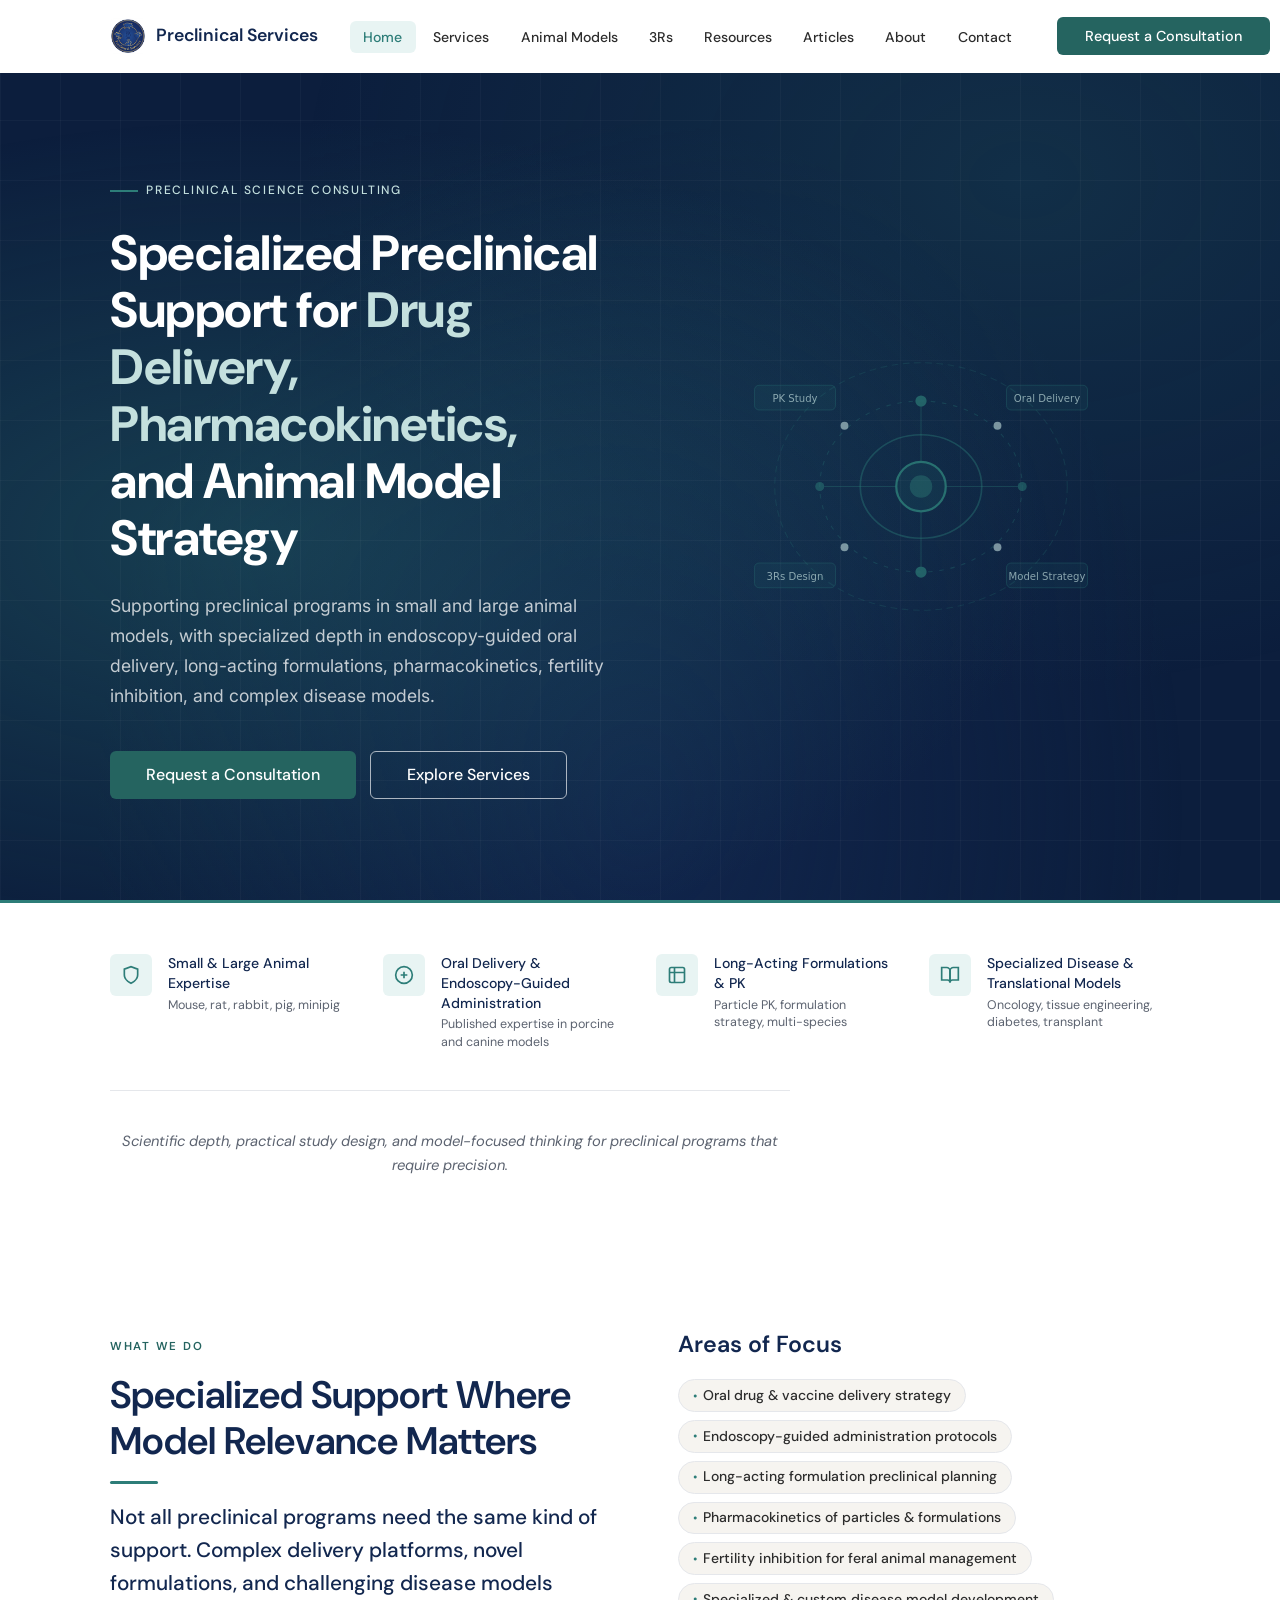
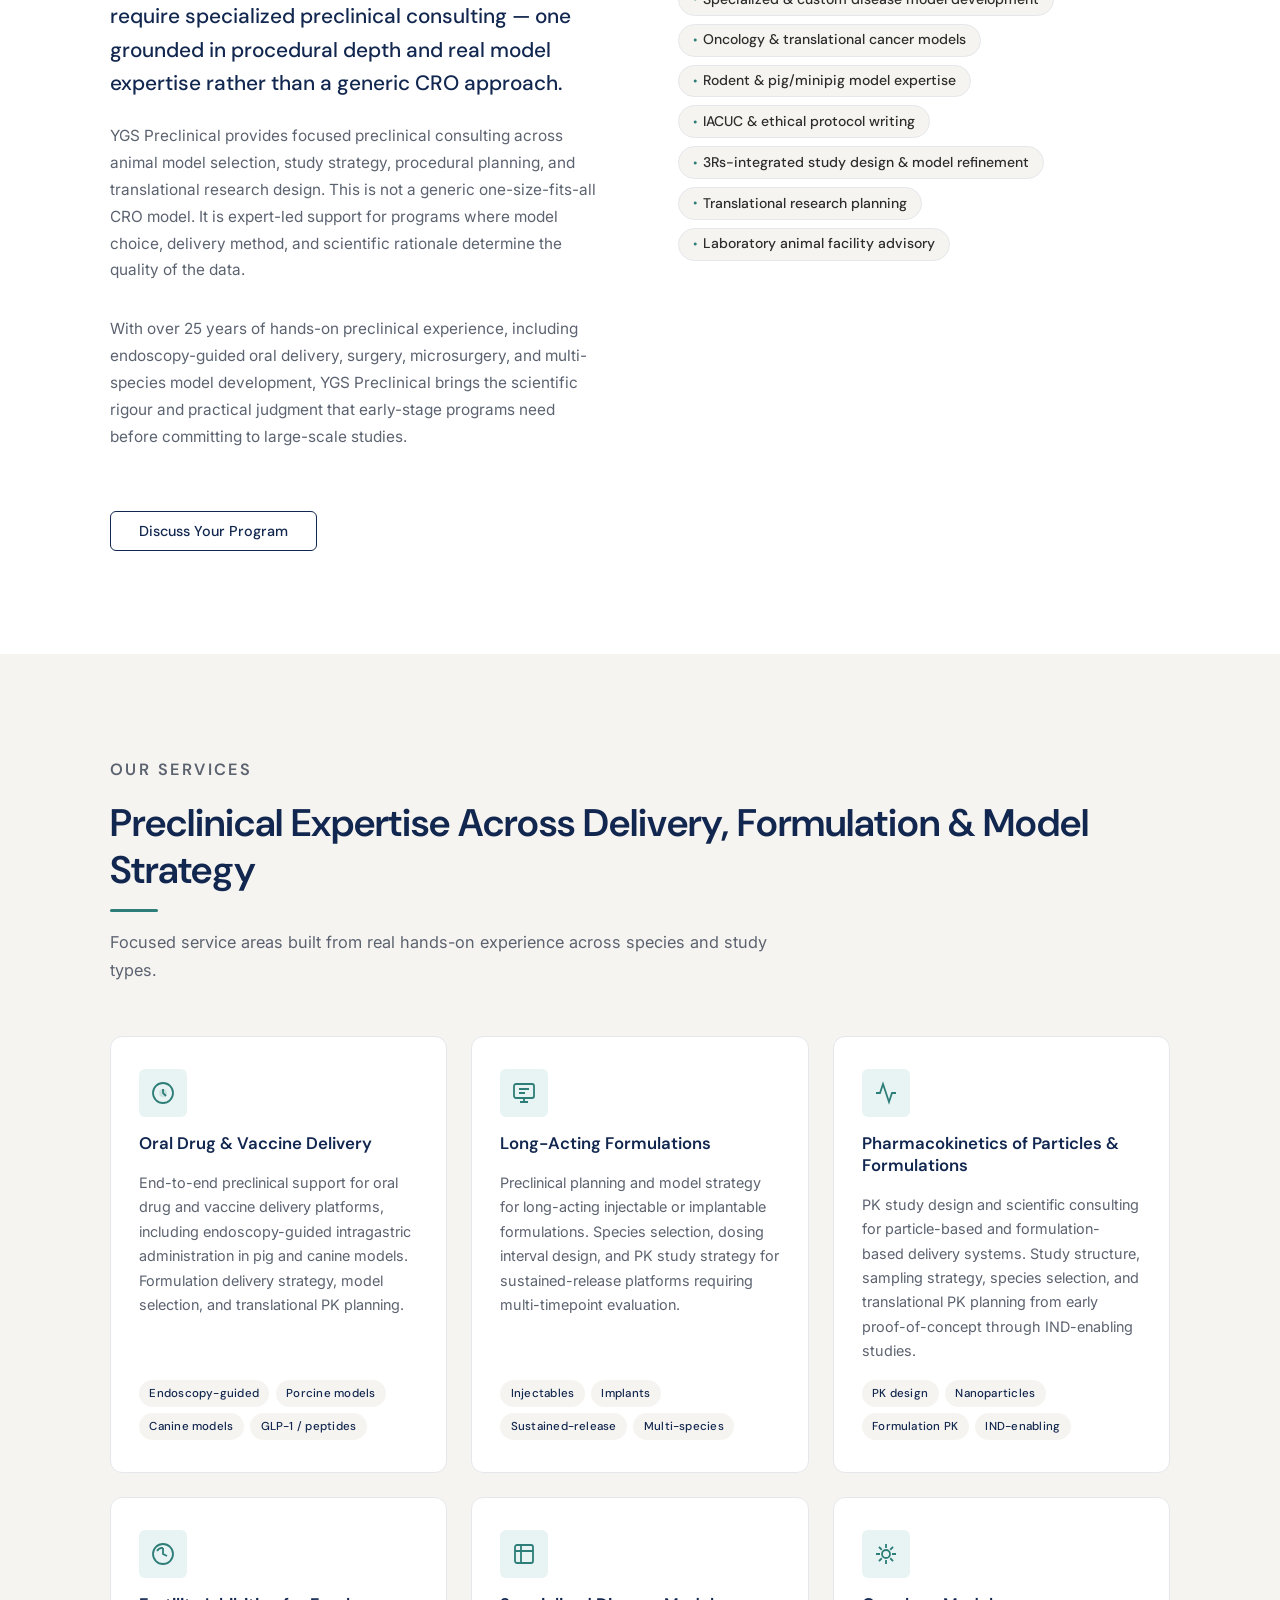
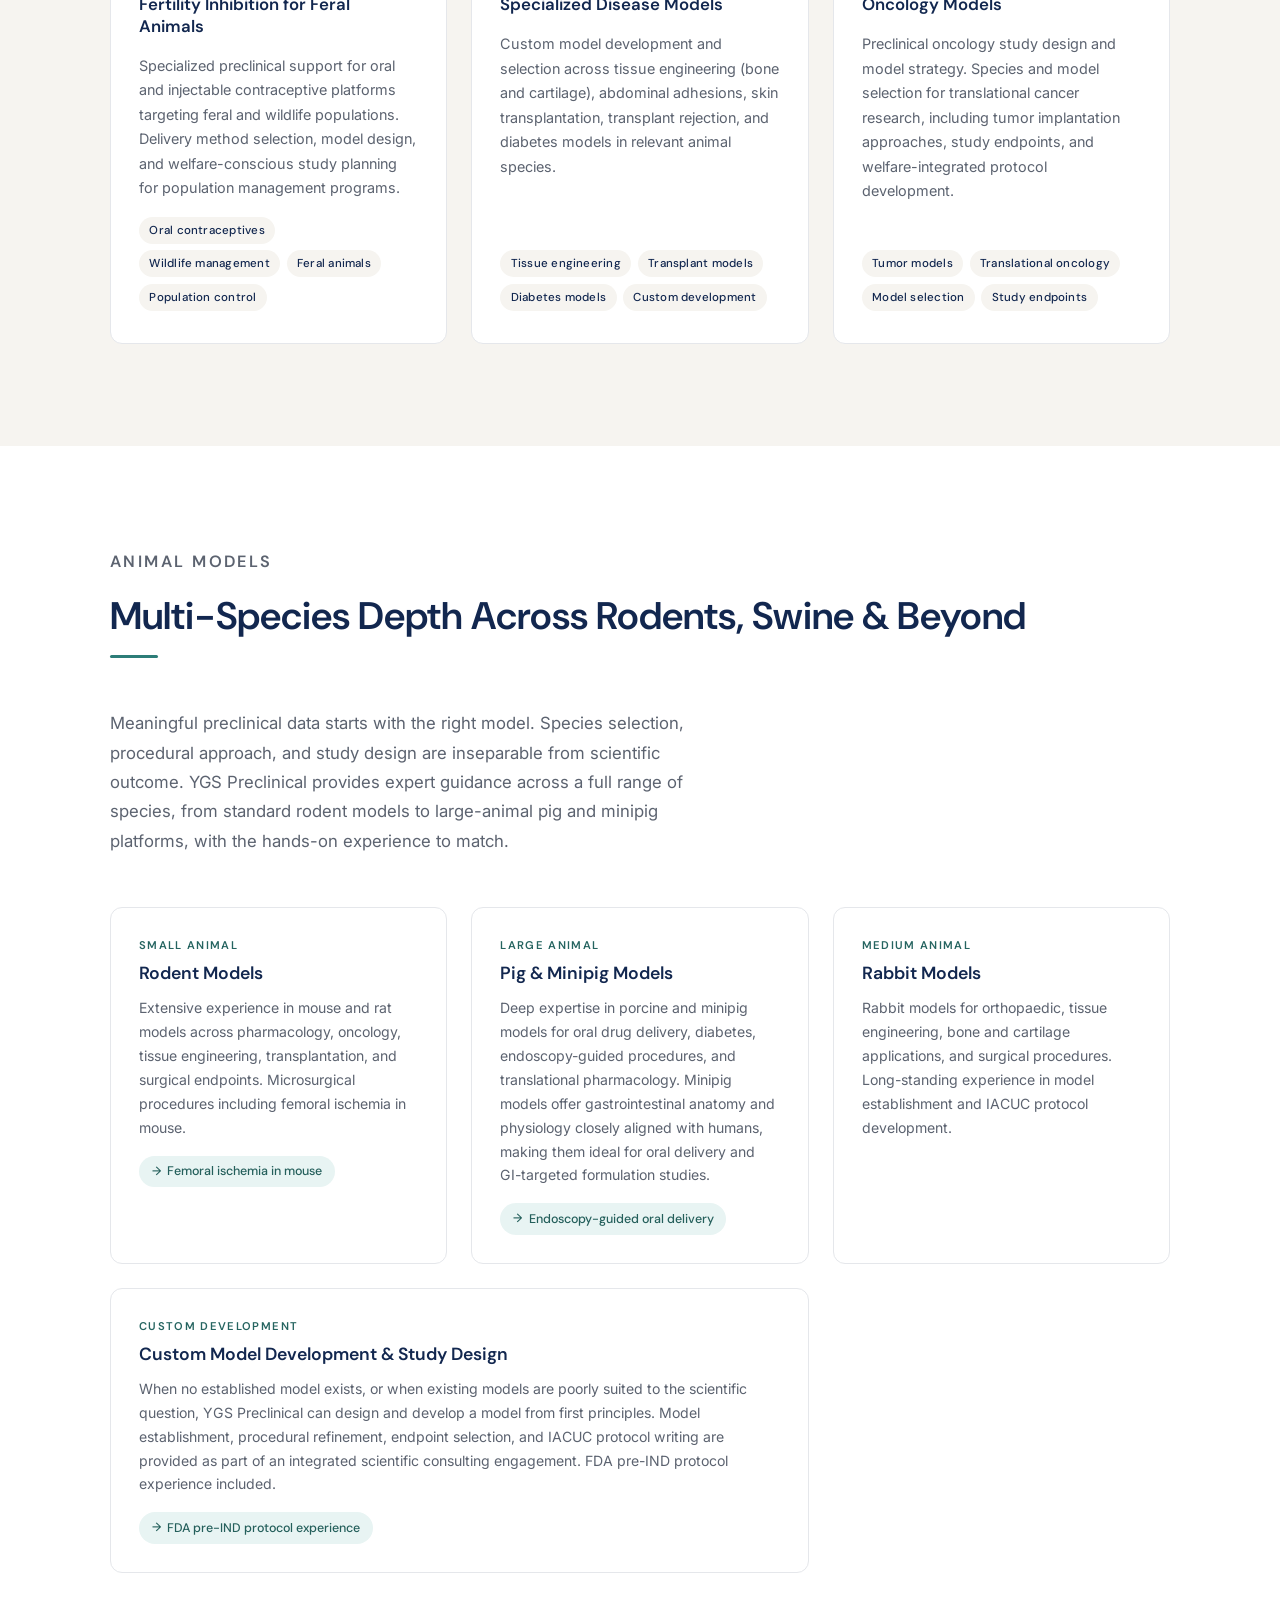
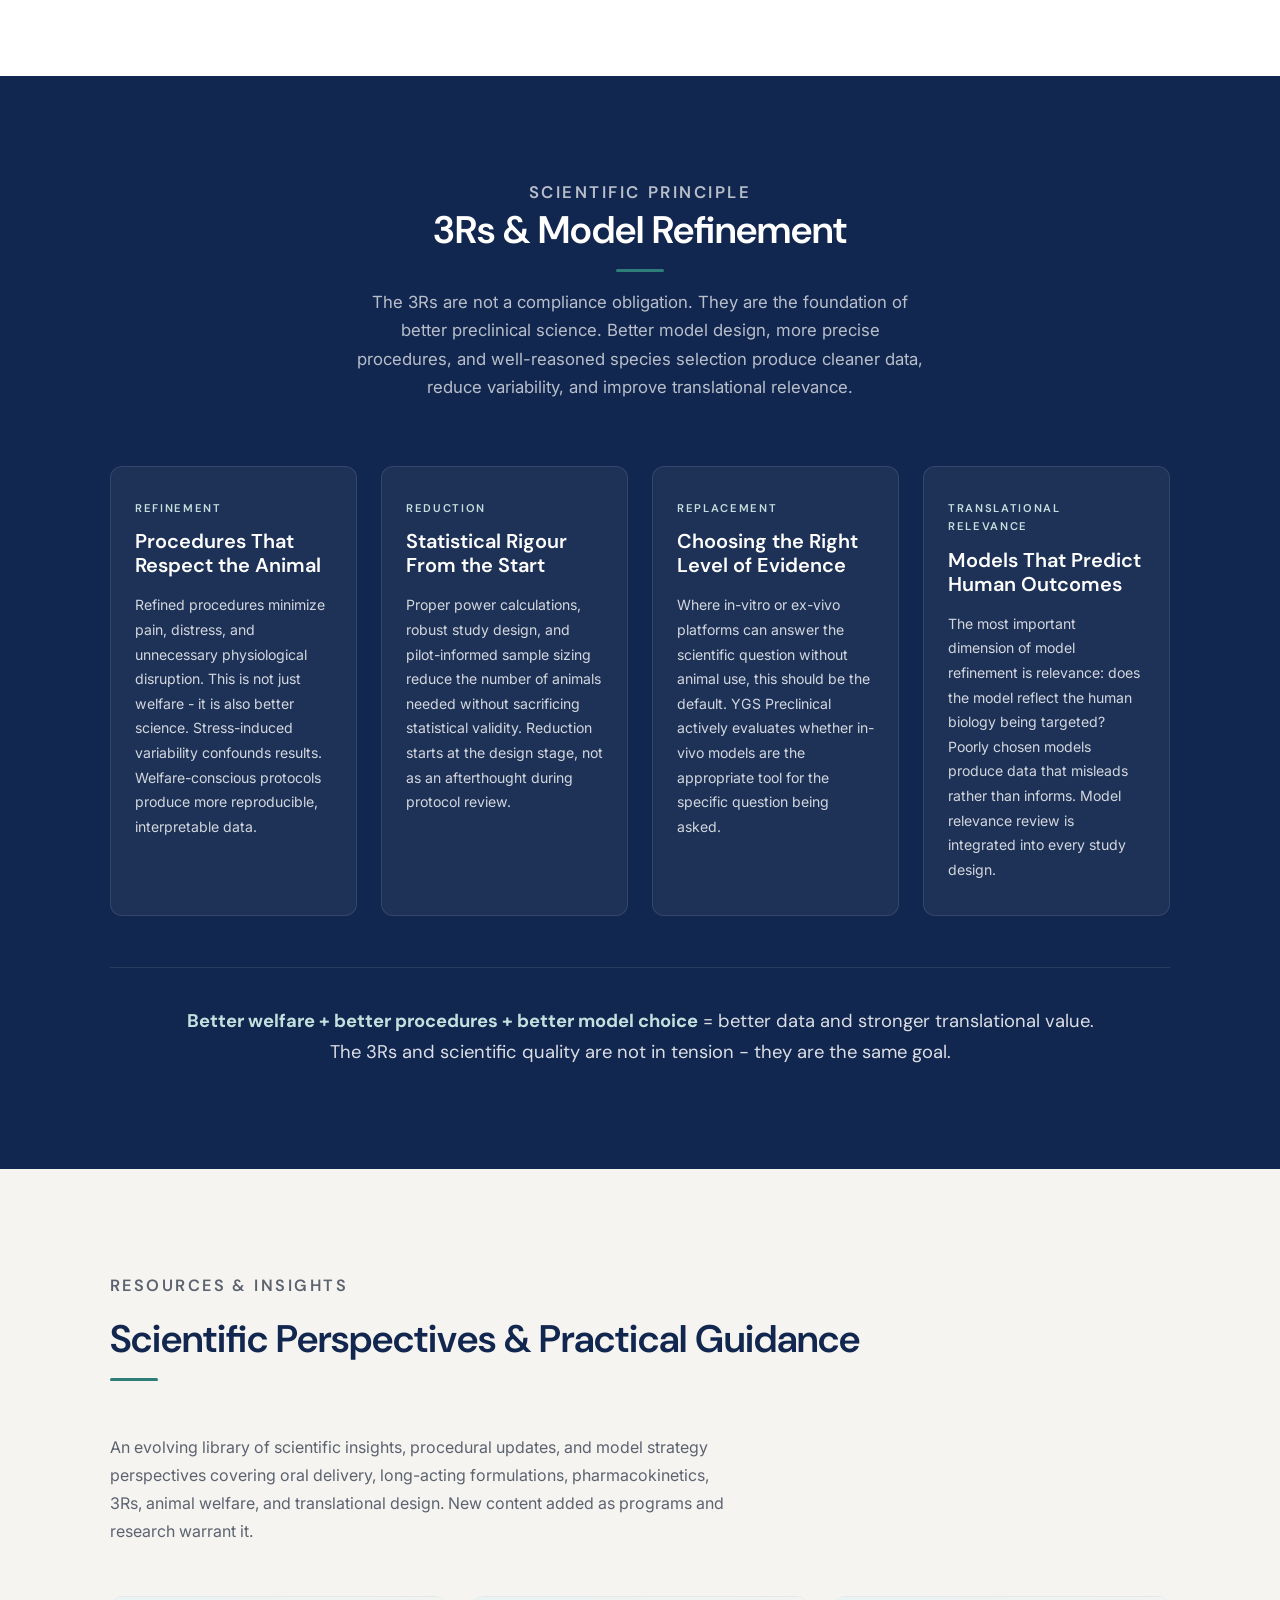
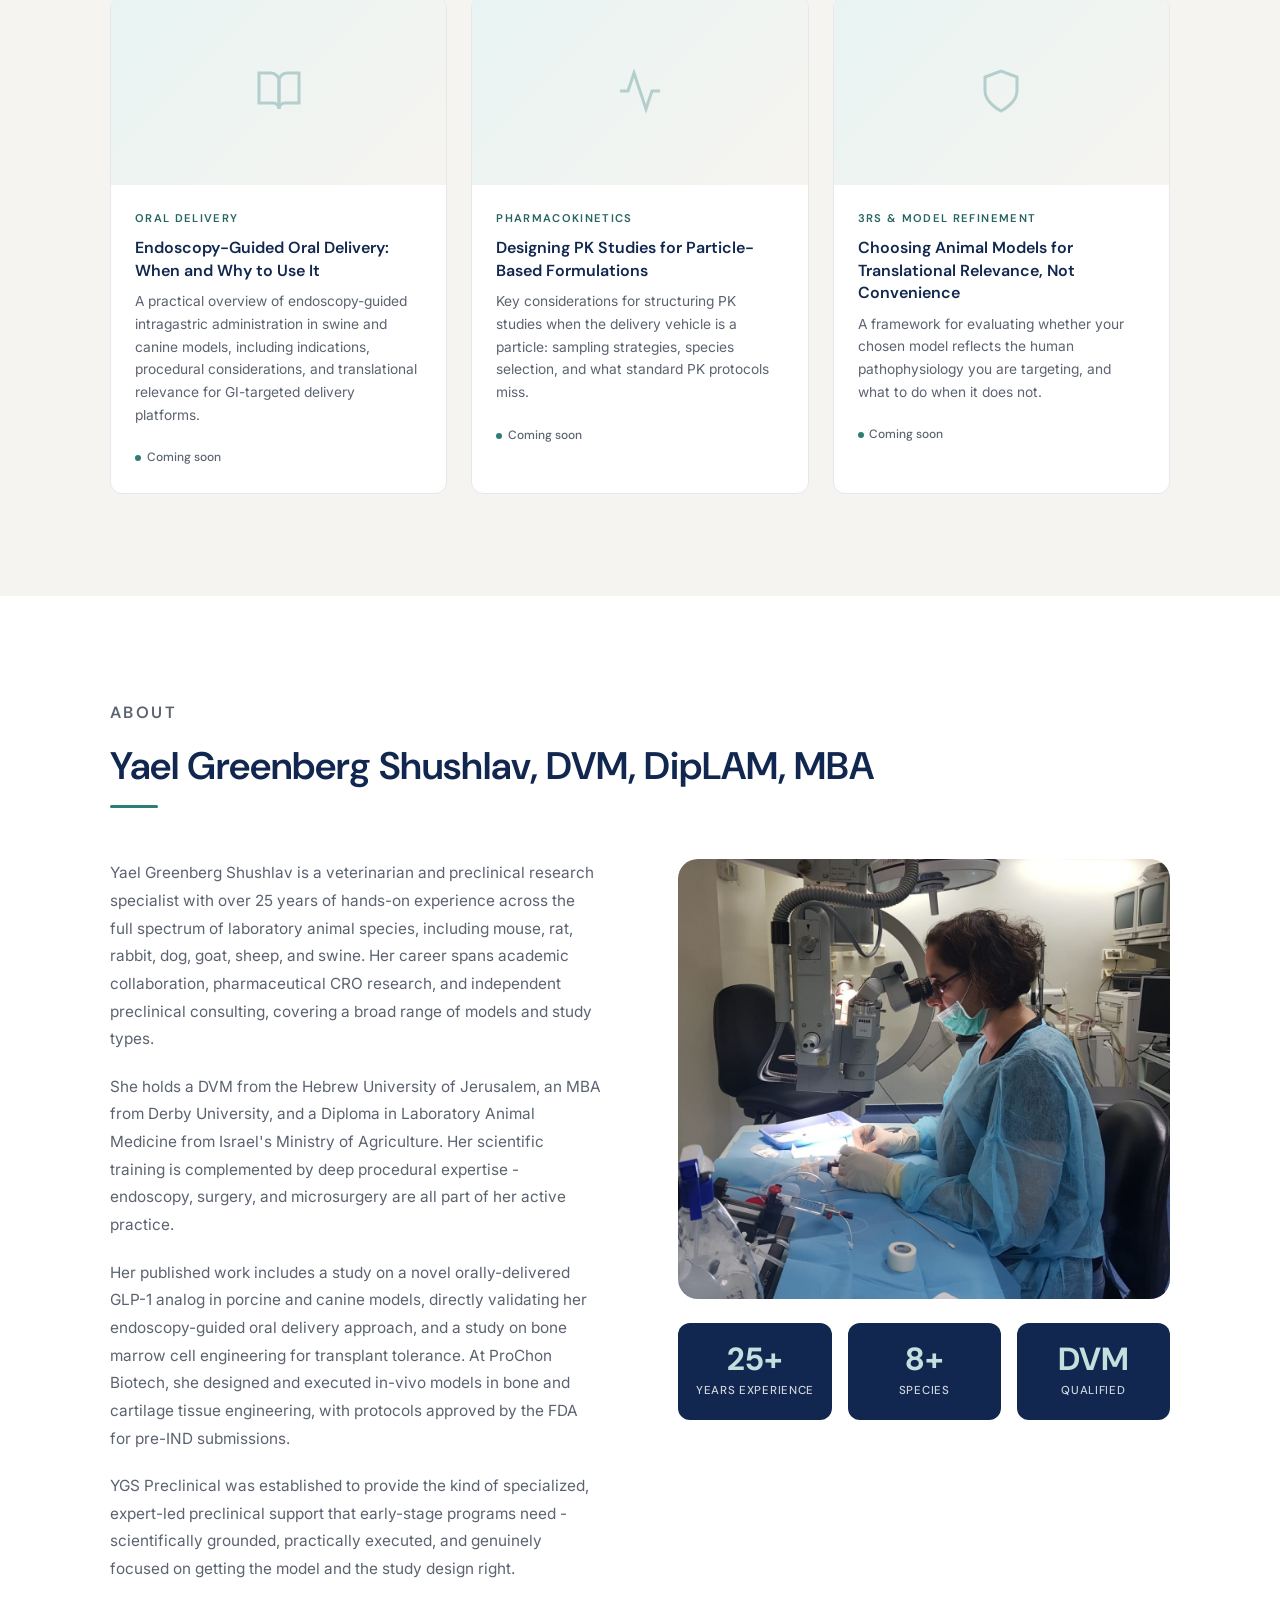
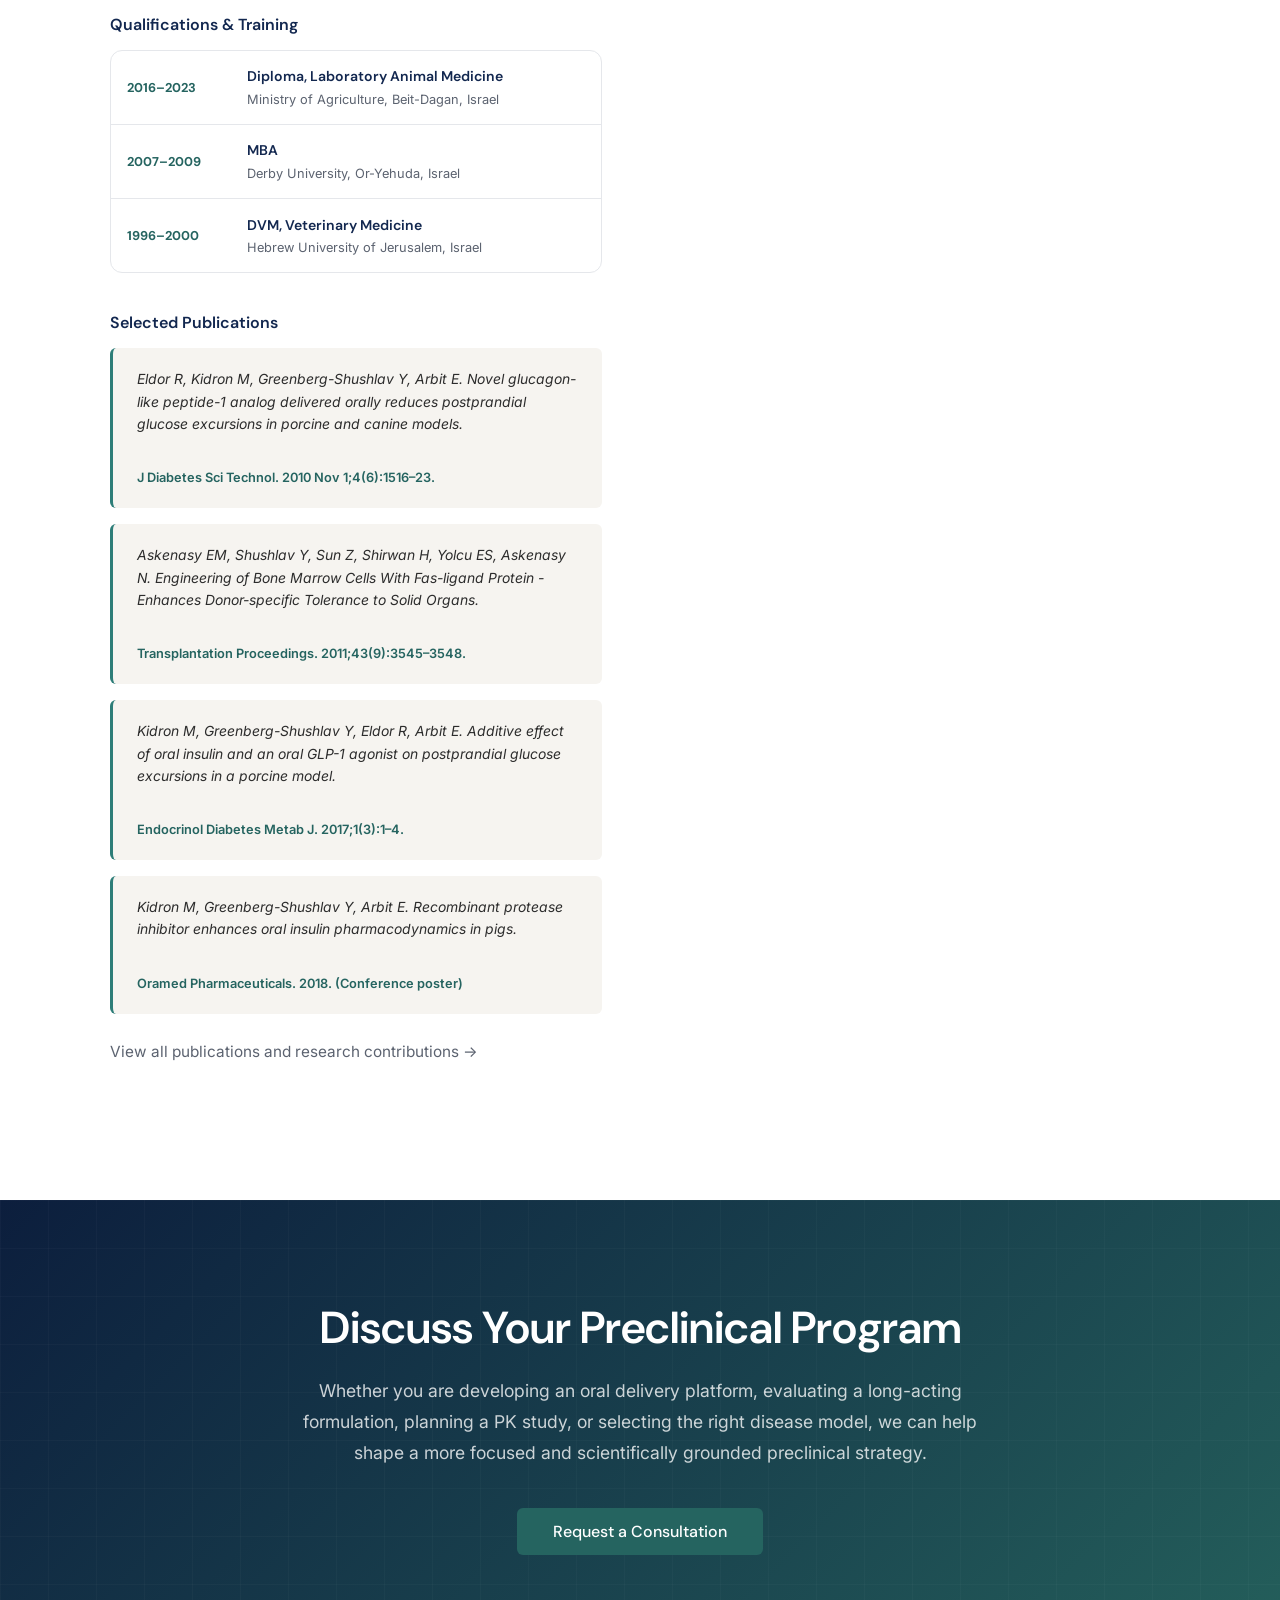
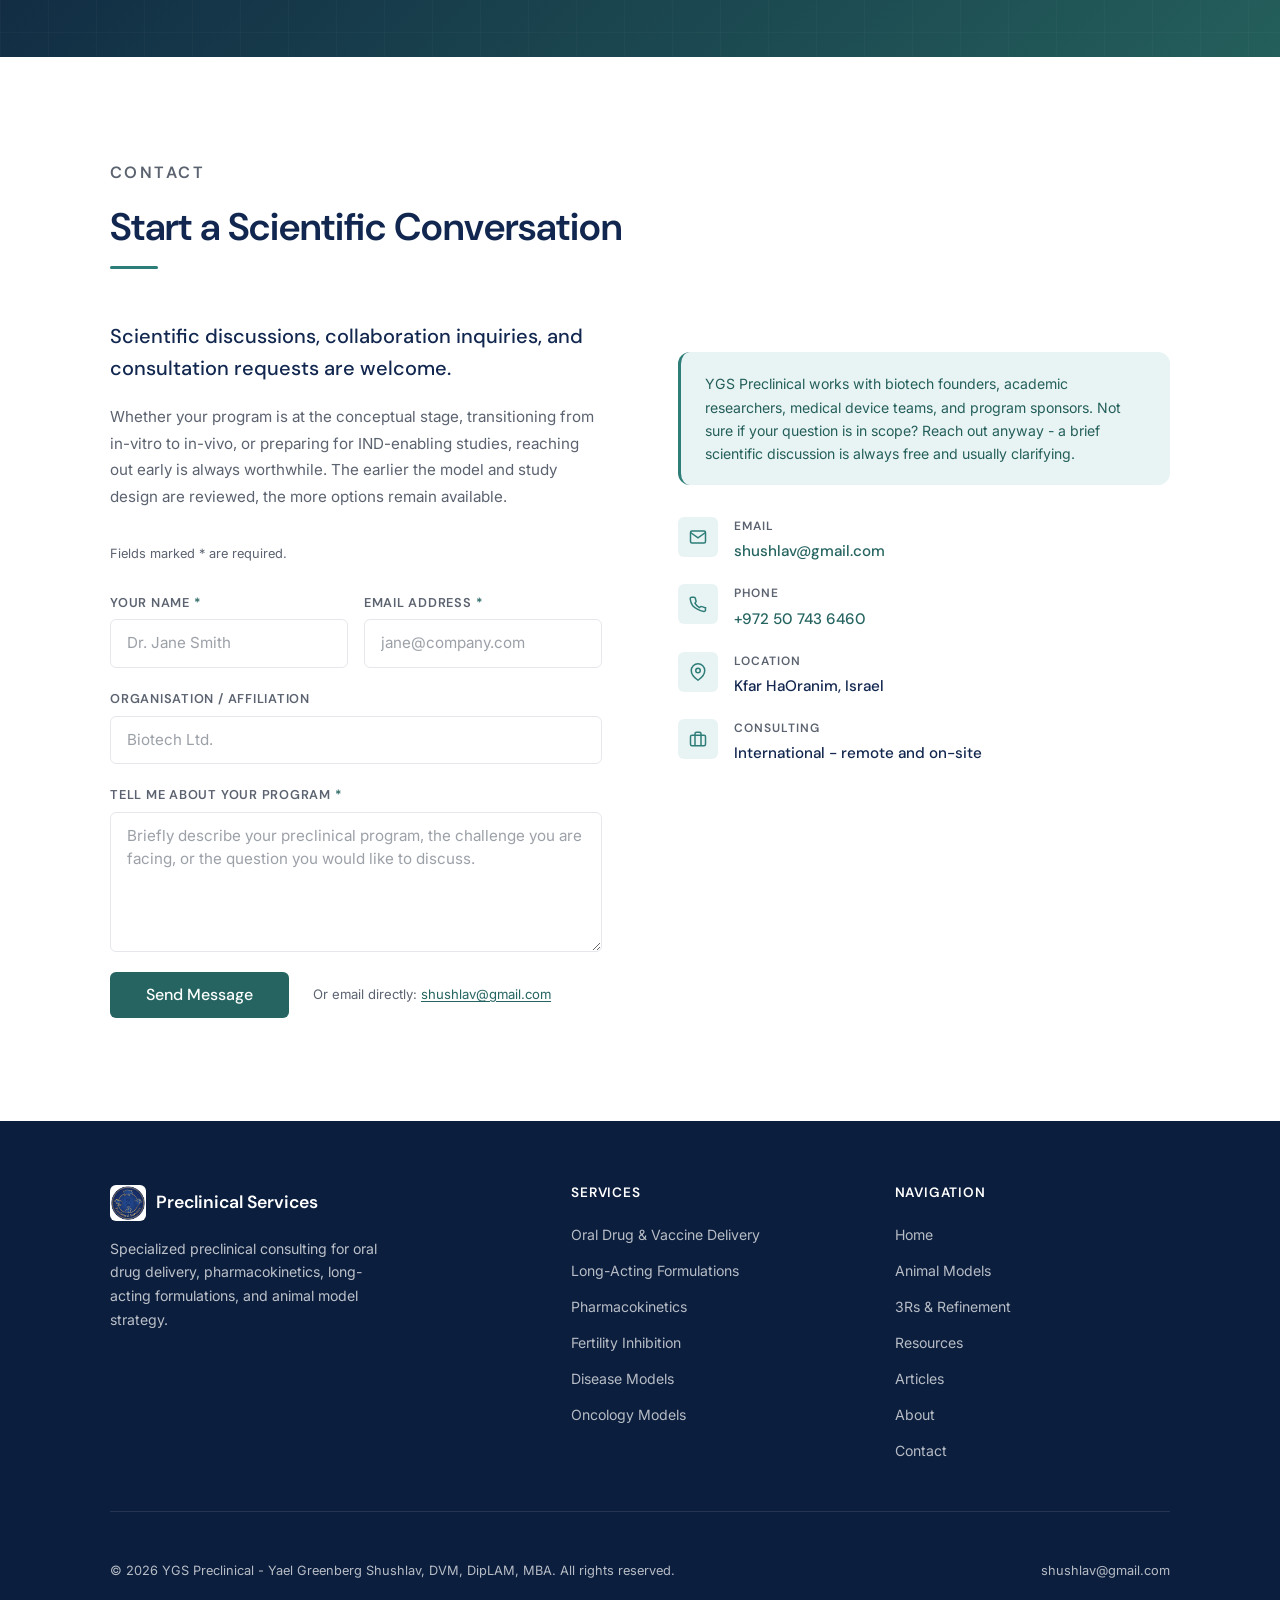
<file: index.html>
<!DOCTYPE html>
<html lang="en">
<head>
  <meta charset="UTF-8" />
  <meta name="viewport" content="width=device-width, initial-scale=1.0" />

  <!-- Primary Meta -->
  <title>Preclinical Consulting: Drug Delivery &amp; PK | YGS Preclinical</title>
  <meta name="description" content="Expert preclinical consulting for oral drug delivery, long-acting formulations, pharmacokinetics, and animal model selection. 25+ years, multi-species." />
  <meta name="keywords" content="preclinical consulting, oral drug delivery, endoscopy-guided delivery, long-acting formulations, pharmacokinetics, animal model selection, 3Rs, rodent models, minipig models, fertility inhibition, oncology models, IACUC protocol, translational research" />
  <meta name="author" content="Yael Greenberg Shushlav, DVM, DipLAM, MBA" />
  <meta name="robots" content="index, follow" />
  <meta name="theme-color" content="#12274F" />
  <meta name="format-detection" content="telephone=no" />

  <!-- Canonical -->
  <link rel="canonical" href="https://preclinical.shushlav.com/" />
  <link rel="sitemap" type="application/xml" href="/sitemap.xml" />

  <!-- Favicon -->
  <link rel="icon" type="image/png" href="/assets/favicon.png" />
  <link rel="apple-touch-icon" href="/assets/apple-touch-icon.png" />

  <!-- Open Graph -->
  <meta property="og:type" content="website" />
  <meta property="og:site_name" content="YGS Preclinical" />
  <meta property="og:title" content="YGS Preclinical | Specialized Preclinical Consulting" />
  <meta property="og:description" content="Expert preclinical consulting for oral drug delivery, pharmacokinetics, animal model strategy, and 3Rs-guided study design. 25+ years of hands-on experience." />
  <meta property="og:url" content="https://preclinical.shushlav.com/" />
  <meta property="og:locale" content="en_US" />
  <meta property="og:image" content="https://preclinical.shushlav.com/assets/og-image.png" />
  <meta property="og:image:width" content="1200" />
  <meta property="og:image:height" content="630" />
  <meta property="og:image:alt" content="YGS Preclinical - preclinical consulting for drug delivery, pharmacokinetics, and animal model strategy" />

  <!-- Twitter Card -->
  <meta name="twitter:card" content="summary_large_image" />
  <meta name="twitter:title" content="YGS Preclinical | Specialized Preclinical Consulting" />
  <meta name="twitter:description" content="Expert preclinical consulting for oral drug delivery, pharmacokinetics, and animal model strategy. 25+ years, multi-species expertise." />
  <meta name="twitter:image" content="https://preclinical.shushlav.com/assets/og-image.png" />
  <meta name="twitter:image:alt" content="YGS Preclinical - preclinical consulting for drug delivery and pharmacokinetics" />

  <!-- Preconnect for performance -->
  <link rel="preconnect" href="https://fonts.googleapis.com" />
  <link rel="preconnect" href="https://fonts.gstatic.com" crossorigin />

  <!-- Fonts — preload the stylesheet for faster first paint -->
  <link rel="preload" as="style" href="https://fonts.googleapis.com/css2?family=DM+Sans:ital,opsz,wght@0,9..40,300;0,9..40,400;0,9..40,500;0,9..40,600;0,9..40,700;1,9..40,400&family=Inter:wght@300;400;500;600&display=swap" />
  <link href="https://fonts.googleapis.com/css2?family=DM+Sans:ital,opsz,wght@0,9..40,300;0,9..40,400;0,9..40,500;0,9..40,600;0,9..40,700;1,9..40,400&family=Inter:wght@300;400;500;600&display=swap" rel="stylesheet" />

  <!-- Stylesheet -->
  <link rel="stylesheet" href="/styles.css" />

  <!-- Structured Data (JSON-LD) -->
  <script type="application/ld+json">
  {
    "@context": "https://schema.org",
    "@graph": [
      {
        "@type": "ProfessionalService",
        "@id": "https://preclinical.shushlav.com/#org",
        "name": "YGS Preclinical",
        "description": "Specialized preclinical consulting for oral drug and vaccine delivery, pharmacokinetics, long-acting formulations, animal model selection, and 3Rs-guided study design.",
        "url": "https://preclinical.shushlav.com/",
        "telephone": "+972-50-743-6460",
        "email": "shushlav@gmail.com",
        "founder": { "@id": "https://preclinical.shushlav.com/#yael" },
        "employee": { "@id": "https://preclinical.shushlav.com/#yael" },
        "address": {
          "@type": "PostalAddress",
          "addressLocality": "Kfar HaOranim",
          "addressCountry": "IL"
        },
        "contactPoint": {
          "@type": "ContactPoint",
          "telephone": "+972-50-743-6460",
          "email": "shushlav@gmail.com",
          "contactType": "customer service",
          "areaServed": "Worldwide",
          "availableLanguage": ["English", "Hebrew"]
        },
        "areaServed": "Worldwide",
        "availableLanguage": ["English", "Hebrew"],
        "serviceType": "Preclinical Research Consulting",
        "priceRange": "Contact for quote",
        "hasOfferCatalog": {
          "@type": "OfferCatalog",
          "name": "Preclinical Consulting Services",
          "itemListElement": [
            { "@type": "Offer", "itemOffered": { "@type": "Service", "name": "Oral Drug and Vaccine Delivery Consulting" } },
            { "@type": "Offer", "itemOffered": { "@type": "Service", "name": "Long-Acting Formulations Preclinical Planning" } },
            { "@type": "Offer", "itemOffered": { "@type": "Service", "name": "Pharmacokinetics Study Design" } },
            { "@type": "Offer", "itemOffered": { "@type": "Service", "name": "Animal Model Selection and Strategy" } },
            { "@type": "Offer", "itemOffered": { "@type": "Service", "name": "3Rs-Guided Study Design" } },
            { "@type": "Offer", "itemOffered": { "@type": "Service", "name": "IACUC Protocol Writing" } },
            { "@type": "Offer", "itemOffered": { "@type": "Service", "name": "Fertility Inhibition Preclinical Support" } },
            { "@type": "Offer", "itemOffered": { "@type": "Service", "name": "Oncology Model Development" } }
          ]
        },
        "knowsAbout": [
          "Oral drug delivery",
          "Endoscopy-guided oral delivery",
          "Long-acting formulations",
          "Pharmacokinetics",
          "Animal model selection",
          "3Rs refinement",
          "IACUC protocol writing",
          "Preclinical study design",
          "Rodent models",
          "Porcine models",
          "Minipig models",
          "Fertility inhibition",
          "Oncology models",
          "Translational research"
        ],
        "sameAs": []
      },
      {
        "@type": "Person",
        "@id": "https://preclinical.shushlav.com/#yael",
        "name": "Yael Greenberg Shushlav",
        "honorificPrefix": "Dr.",
        "honorificSuffix": "DVM, DipLAM, MBA",
        "jobTitle": "Preclinical Research Consultant",
        "worksFor": { "@id": "https://preclinical.shushlav.com/#org" },
        "hasCredential": [
          {
            "@type": "EducationalOccupationalCredential",
            "credentialCategory": "degree",
            "name": "DVM, Veterinary Medicine",
            "educationalLevel": "Doctoral",
            "recognizedBy": { "@type": "Organization", "name": "Hebrew University of Jerusalem" }
          },
          {
            "@type": "EducationalOccupationalCredential",
            "credentialCategory": "degree",
            "name": "MBA",
            "recognizedBy": { "@type": "Organization", "name": "Derby University" }
          },
          {
            "@type": "EducationalOccupationalCredential",
            "credentialCategory": "certification",
            "name": "Diploma, Laboratory Animal Medicine",
            "recognizedBy": { "@type": "Organization", "name": "Ministry of Agriculture, Israel" }
          }
        ],
        "knowsAbout": [
          "Oral drug delivery",
          "Endoscopy-guided intragastric administration",
          "Long-acting injectable formulations",
          "Pharmacokinetics of particles and formulations",
          "Preclinical study design",
          "Animal model selection",
          "3Rs in laboratory animal science",
          "IACUC protocol writing",
          "Minipig models",
          "Porcine models",
          "Rodent microsurgery",
          "Oncology models"
        ],
        "sameAs": []
      },
      {
        "@type": "WebSite",
        "@id": "https://preclinical.shushlav.com/#website",
        "url": "https://preclinical.shushlav.com/",
        "name": "YGS Preclinical",
        "publisher": { "@id": "https://preclinical.shushlav.com/#org" }
      }
    ]
  }
  </script>

  <!-- FAQ Structured Data -->
  <script type="application/ld+json">
  {
    "@context": "https://schema.org",
    "@type": "FAQPage",
    "mainEntity": [
      {
        "@type": "Question",
        "name": "What species do you have preclinical experience with?",
        "acceptedAnswer": {
          "@type": "Answer",
          "text": "YGS Preclinical has hands-on experience across mouse, rat, rabbit, dog, goat, sheep, pig, and minipig models. Species selection is always guided by scientific question and translational relevance."
        }
      },
      {
        "@type": "Question",
        "name": "What is endoscopy-guided oral drug delivery?",
        "acceptedAnswer": {
          "@type": "Answer",
          "text": "Endoscopy-guided oral drug delivery is an intragastric administration technique where a flexible endoscope is used to deposit a formulation at a precise location within the gastrointestinal tract. It is used in porcine and canine models to simulate targeted GI delivery in humans."
        }
      },
      {
        "@type": "Question",
        "name": "Do you write IACUC protocols?",
        "acceptedAnswer": {
          "@type": "Answer",
          "text": "Yes. IACUC and ethical protocol writing is a core service, including 3Rs-integrated protocol development and FDA pre-IND protocol experience."
        }
      },
      {
        "@type": "Question",
        "name": "What is the difference between your service and a standard CRO?",
        "acceptedAnswer": {
          "@type": "Answer",
          "text": "YGS Preclinical is a specialized scientific consulting practice, not a generic CRO. The focus is on expert-led model strategy, study design, and procedural planning, particularly for programs involving oral drug delivery, long-acting formulations, PK of particles, and complex or novel disease models."
        }
      },
      {
        "@type": "Question",
        "name": "What animal models does YGS Preclinical specialize in?",
        "acceptedAnswer": {
          "@type": "Answer",
          "text": "YGS Preclinical has hands-on expertise with rodent models (mouse and rat, including microsurgery), pig and minipig models (oral delivery, GI physiology, diabetes), and rabbit models (orthopaedic, bone and cartilage). We also design custom disease models for novel research applications."
        }
      },
      {
        "@type": "Question",
        "name": "How does YGS Preclinical integrate the 3Rs into study design?",
        "acceptedAnswer": {
          "@type": "Answer",
          "text": "The 3Rs—Replacement, Reduction, and Refinement—are built into every study design. Refinement focuses on procedures that minimize animal stress and improve data quality. Reduction applies rigorous power calculations to ensure the minimum necessary sample size. Replacement evaluates in-vitro and ex-vivo alternatives where scientifically valid. The result: better animal welfare and stronger translational data."
        }
      },
      {
        "@type": "Question",
        "name": "Does YGS Preclinical offer remote or international consulting services?",
        "acceptedAnswer": {
          "@type": "Answer",
          "text": "Yes. YGS Preclinical is based in Israel and works with clients globally. Consulting is available remotely for study design, protocol review, regulatory strategy, and scientific advisory. On-site collaboration can also be arranged for specific project phases."
        }
      }
    ]
  }
  </script>
</head>

<body>

  <!-- Skip link — must be first focusable element for keyboard / screen reader users -->
  <a href="#main-content" class="skip-link">Skip to main content</a>

  <!-- ══════════════════════════════════════════════════════
       HEADER / NAVIGATION
  ══════════════════════════════════════════════════════════ -->
  <header class="site-header" id="site-header">
    <div class="container">
      <nav class="nav-inner" aria-label="Main navigation">

        <!-- Logo -->
        <a href="#home" class="nav-logo" aria-label="Preclinical Services – home">
          <img class="nav-logo__mark" src="/assets/logo.png" alt="" aria-hidden="true" width="36" height="36" />
          <span class="nav-logo__text">Preclinical Services</span>
        </a>

        <!-- Desktop nav links -->
        <ul class="nav-links" role="list">
          <li><a href="#home">Home</a></li>
          <li><a href="#services">Services</a></li>
          <li><a href="#models">Animal Models</a></li>
          <li><a href="#3rs">3Rs</a></li>
          <li><a href="#resources">Resources</a></li>
          <li><a href="/articles">Articles</a></li>
          <li><a href="#about">About</a></li>
          <li><a href="#contact">Contact</a></li>
        </ul>

        <!-- Nav CTA -->
        <div class="nav-cta">
          <a href="#contact" class="btn btn--primary" aria-label="Request a consultation">Request a Consultation</a>
          <button class="nav-hamburger" id="nav-hamburger" aria-label="Open navigation menu" aria-expanded="false" aria-controls="nav-mobile">
            <span></span>
            <span></span>
            <span></span>
          </button>
        </div>

      </nav>
    </div>
  </header>

  <!-- Mobile nav -->
  <nav class="nav-mobile" id="nav-mobile" aria-label="Mobile navigation" aria-hidden="true" inert>
    <ul class="nav-mobile__links" role="list">
      <li><a href="#home">Home</a></li>
      <li><a href="#services">Services</a></li>
      <li><a href="#models">Animal Models</a></li>
      <li><a href="#3rs">3Rs &amp; Model Refinement</a></li>
      <li><a href="#resources">Resources &amp; Insights</a></li>
      <li><a href="/articles">Articles</a></li>
      <li><a href="#about">About</a></li>
      <li><a href="#contact">Contact</a></li>
    </ul>
    <div class="nav-mobile__cta">
      <a href="#contact" class="btn btn--primary btn--lg">Request a Consultation</a>
    </div>
  </nav>

  <main id="main-content">

  <!-- ══════════════════════════════════════════════════════
       HERO
  ══════════════════════════════════════════════════════════ -->
  <section class="hero" id="home" aria-labelledby="hero-title">
    <div class="container">
      <div class="hero__inner">

        <div class="hero__content">
          <p class="hero__eyebrow">Preclinical Science Consulting</p>

          <h1 class="hero__title" id="hero-title">
            Specialized Preclinical Support for
            <span class="hero__title-highlight">Drug Delivery, Pharmacokinetics,</span>
            and Animal Model Strategy
          </h1>

          <p class="hero__sub">
            Supporting preclinical programs in small and large animal models, with specialized depth in
            endoscopy-guided oral delivery, long-acting formulations, pharmacokinetics, fertility inhibition,
            and complex disease models.
          </p>

          <div class="hero__actions">
            <a href="#contact" class="btn btn--primary btn--lg">Request a Consultation</a>
            <a href="#services" class="btn btn--outline btn--lg">Explore Services</a>
          </div>
        </div>

        <div class="hero__visual" aria-hidden="true">
          <div class="hero__science-graphic">
            <svg viewBox="0 0 320 280" fill="none" xmlns="http://www.w3.org/2000/svg" aria-hidden="true" role="presentation">
              <!-- Outer orbital ring -->
              <ellipse cx="160" cy="140" rx="130" ry="110" stroke="#2D7D78" stroke-width="1" stroke-opacity="0.25" stroke-dasharray="6 4"/>
              <!-- Mid orbital ring -->
              <ellipse cx="160" cy="140" rx="90" ry="76" stroke="#2D7D78" stroke-width="1" stroke-opacity="0.35" stroke-dasharray="4 6"/>
              <!-- Inner orbital ring -->
              <ellipse cx="160" cy="140" rx="54" ry="46" stroke="#2D7D78" stroke-width="1.5" stroke-opacity="0.5"/>
              <!-- Core circle -->
              <circle cx="160" cy="140" r="22" fill="#2D7D78" fill-opacity="0.15" stroke="#2D7D78" stroke-width="2"/>
              <circle cx="160" cy="140" r="10" fill="#2D7D78" fill-opacity="0.5"/>
              <!-- Orbit nodes (data points) -->
              <circle cx="160" cy="64" r="5" fill="#2D7D78" fill-opacity="0.8"/>
              <circle cx="250" cy="140" r="4" fill="#2D7D78" fill-opacity="0.6"/>
              <circle cx="160" cy="216" r="5" fill="#2D7D78" fill-opacity="0.8"/>
              <circle cx="70"  cy="140" r="4" fill="#2D7D78" fill-opacity="0.6"/>
              <!-- Mid-ring nodes -->
              <circle cx="228" cy="86"  r="3.5" fill="#C4E0DE" fill-opacity="0.7"/>
              <circle cx="228" cy="194" r="3.5" fill="#C4E0DE" fill-opacity="0.7"/>
              <circle cx="92"  cy="86"  r="3.5" fill="#C4E0DE" fill-opacity="0.7"/>
              <circle cx="92"  cy="194" r="3.5" fill="#C4E0DE" fill-opacity="0.7"/>
              <!-- Connection lines from core to nodes -->
              <line x1="160" y1="118" x2="160" y2="69"  stroke="#2D7D78" stroke-width="1" stroke-opacity="0.4"/>
              <line x1="160" y1="162" x2="160" y2="211" stroke="#2D7D78" stroke-width="1" stroke-opacity="0.4"/>
              <line x1="138" y1="140" x2="74"  y2="140" stroke="#2D7D78" stroke-width="1" stroke-opacity="0.4"/>
              <line x1="182" y1="140" x2="246" y2="140" stroke="#2D7D78" stroke-width="1" stroke-opacity="0.4"/>
              <!-- Floating data labels -->
              <rect x="12" y="50" width="72" height="22" rx="4" fill="#2D7D78" fill-opacity="0.12" stroke="#2D7D78" stroke-width="0.8" stroke-opacity="0.4"/>
              <text x="48" y="65" text-anchor="middle" font-family="system-ui, sans-serif" font-size="9" fill="#C4E0DE" fill-opacity="0.8">PK Study</text>
              <rect x="236" y="50" width="72" height="22" rx="4" fill="#2D7D78" fill-opacity="0.12" stroke="#2D7D78" stroke-width="0.8" stroke-opacity="0.4"/>
              <text x="272" y="65" text-anchor="middle" font-family="system-ui, sans-serif" font-size="9" fill="#C4E0DE" fill-opacity="0.8">Oral Delivery</text>
              <rect x="12" y="208" width="72" height="22" rx="4" fill="#2D7D78" fill-opacity="0.12" stroke="#2D7D78" stroke-width="0.8" stroke-opacity="0.4"/>
              <text x="48" y="223" text-anchor="middle" font-family="system-ui, sans-serif" font-size="9" fill="#C4E0DE" fill-opacity="0.8">3Rs Design</text>
              <rect x="236" y="208" width="72" height="22" rx="4" fill="#2D7D78" fill-opacity="0.12" stroke="#2D7D78" stroke-width="0.8" stroke-opacity="0.4"/>
              <text x="272" y="223" text-anchor="middle" font-family="system-ui, sans-serif" font-size="9" fill="#C4E0DE" fill-opacity="0.8">Model Strategy</text>
            </svg>
          </div>
        </div>

      </div>
    </div>
  </section>

  <!-- ══════════════════════════════════════════════════════
       CREDIBILITY STRIP
  ══════════════════════════════════════════════════════════ -->
  <section class="credibility-strip" aria-label="Key capabilities">
    <div class="container">
      <div class="credibility-strip__inner">

        <div class="trust-point fade-up">
          <div class="trust-point__icon" aria-hidden="true">
            <svg viewBox="0 0 24 24" fill="none" stroke="currentColor" stroke-width="2" aria-hidden="true">
              <path d="M12 22s8-4 8-10V5l-8-3-8 3v7c0 6 8 10 8 10z"/>
            </svg>
          </div>
          <div class="trust-point__text">
            Small &amp; Large Animal Expertise
            <small>Mouse, rat, rabbit, pig, minipig</small>
          </div>
        </div>

        <div class="trust-point fade-up">
          <div class="trust-point__icon" aria-hidden="true">
            <svg viewBox="0 0 24 24" fill="none" stroke="currentColor" stroke-width="2" aria-hidden="true">
              <circle cx="12" cy="12" r="10"/><path d="M8 12h8M12 8v8"/>
            </svg>
          </div>
          <div class="trust-point__text">
            Oral Delivery &amp; Endoscopy-Guided Administration
            <small>Published expertise in porcine and canine models</small>
          </div>
        </div>

        <div class="trust-point fade-up">
          <div class="trust-point__icon" aria-hidden="true">
            <svg viewBox="0 0 24 24" fill="none" stroke="currentColor" stroke-width="2" aria-hidden="true">
              <path d="M9 3H5a2 2 0 0 0-2 2v4m6-6h10a2 2 0 0 1 2 2v4M9 3v18m0 0h10a2 2 0 0 0 2-2V9M9 21H5a2 2 0 0 1-2-2V9m0 0h18"/>
            </svg>
          </div>
          <div class="trust-point__text">
            Long-Acting Formulations &amp; PK
            <small>Particle PK, formulation strategy, multi-species</small>
          </div>
        </div>

        <div class="trust-point fade-up">
          <div class="trust-point__icon" aria-hidden="true">
            <svg viewBox="0 0 24 24" fill="none" stroke="currentColor" stroke-width="2" aria-hidden="true">
              <path d="M2 3h6a4 4 0 0 1 4 4v14a3 3 0 0 0-3-3H2z"/><path d="M22 3h-6a4 4 0 0 0-4 4v14a3 3 0 0 1 3-3h7z"/>
            </svg>
          </div>
          <div class="trust-point__text">
            Specialized Disease &amp; Translational Models
            <small>Oncology, tissue engineering, diabetes, transplant</small>
          </div>
        </div>

      </div>

      <p class="credibility-strip__tagline">
        Scientific depth, practical study design, and model-focused thinking for preclinical programs that require precision.
      </p>
    </div>
  </section>

  <!-- ══════════════════════════════════════════════════════
       WHAT WE DO — POSITIONING
  ══════════════════════════════════════════════════════════ -->
  <section class="section" id="approach" aria-labelledby="positioning-title">
    <div class="container">
      <div class="positioning-grid">

        <div>
          <p class="section-label">What We Do</p>
          <h2 id="positioning-title">Specialized Support Where Model Relevance Matters</h2>
          <div class="divider"></div>
          <p class="positioning__lead">
            Not all preclinical programs need the same kind of support. Complex delivery platforms,
            novel formulations, and challenging disease models require specialized preclinical consulting —
            one grounded in procedural depth and real model expertise rather than a generic CRO approach.
          </p>
          <p class="positioning__body">
            YGS Preclinical provides focused preclinical consulting across animal model selection, study
            strategy, procedural planning, and translational research design. This is not a generic
            one-size-fits-all CRO model. It is expert-led support for programs where model choice,
            delivery method, and scientific rationale determine the quality of the data.
          </p>
          <p class="positioning__body">
            With over 25 years of hands-on preclinical experience, including endoscopy-guided oral
            delivery, surgery, microsurgery, and multi-species model development, YGS Preclinical
            brings the scientific rigour and practical judgment that early-stage programs need before
            committing to large-scale studies.
          </p>
          <a href="#contact" class="btn btn--outline-dark mt-lg">Discuss Your Program</a>
        </div>

        <div>
          <h3 class="focus-list-heading">Areas of Focus</h3>
          <ul class="focus-list" role="list">
            <li>Oral drug &amp; vaccine delivery strategy</li>
            <li>Endoscopy-guided administration protocols</li>
            <li>Long-acting formulation preclinical planning</li>
            <li>Pharmacokinetics of particles &amp; formulations</li>
            <li>Fertility inhibition for feral animal management</li>
            <li>Specialized &amp; custom disease model development</li>
            <li>Oncology &amp; translational cancer models</li>
            <li>Rodent &amp; pig/minipig model expertise</li>
            <li>IACUC &amp; ethical protocol writing</li>
            <li>3Rs-integrated study design &amp; model refinement</li>
            <li>Translational research planning</li>
            <li>Laboratory animal facility advisory</li>
          </ul>
        </div>

      </div>
    </div>
  </section>

  <!-- ══════════════════════════════════════════════════════
       SERVICES
  ══════════════════════════════════════════════════════════ -->
  <section class="section section--sand" id="services" aria-labelledby="services-title">
    <div class="container">
      <div class="section-head">
        <p class="section-label">Our Services</p>
        <h2 id="services-title">Preclinical Expertise Across Delivery, Formulation &amp; Model Strategy</h2>
        <div class="divider"></div>
        <p>Focused service areas built from real hands-on experience across species and study types.</p>
      </div>

      <div class="services-grid">

        <!-- Service 1 -->
        <article class="service-card fade-up" aria-labelledby="svc1-title">
          <div class="service-card__icon" aria-hidden="true">
            <svg viewBox="0 0 24 24" fill="none" stroke="currentColor" stroke-width="1.8" aria-hidden="true">
              <path d="M12 2C6.477 2 2 6.477 2 12s4.477 10 10 10 10-4.477 10-10S17.523 2 12 2z"/>
              <path d="M12 8v4l3 3"/>
              <circle cx="12" cy="12" r="3" fill="currentColor" opacity="0.15"/>
            </svg>
          </div>
          <h3 class="service-card__title" id="svc1-title">Oral Drug &amp; Vaccine Delivery</h3>
          <p class="service-card__body">
            End-to-end preclinical support for oral drug and vaccine delivery platforms, including
            endoscopy-guided intragastric administration in pig and canine models. Formulation
            delivery strategy, model selection, and translational PK planning.
          </p>
          <div class="service-card__tags" aria-label="Related topics">
            <span class="tag">Endoscopy-guided</span>
            <span class="tag">Porcine models</span>
            <span class="tag">Canine models</span>
            <span class="tag">GLP-1 / peptides</span>
          </div>
        </article>

        <!-- Service 2 -->
        <article class="service-card fade-up" aria-labelledby="svc2-title">
          <div class="service-card__icon" aria-hidden="true">
            <svg viewBox="0 0 24 24" fill="none" stroke="currentColor" stroke-width="1.8" aria-hidden="true">
              <rect x="2" y="3" width="20" height="14" rx="2"/><path d="M8 21h8M12 17v4"/>
              <path d="M7 8h10M7 12h6"/>
            </svg>
          </div>
          <h3 class="service-card__title" id="svc2-title">Long-Acting Formulations</h3>
          <p class="service-card__body">
            Preclinical planning and model strategy for long-acting injectable or implantable
            formulations. Species selection, dosing interval design, and PK study strategy for
            sustained-release platforms requiring multi-timepoint evaluation.
          </p>
          <div class="service-card__tags" aria-label="Related topics">
            <span class="tag">Injectables</span>
            <span class="tag">Implants</span>
            <span class="tag">Sustained-release</span>
            <span class="tag">Multi-species</span>
          </div>
        </article>

        <!-- Service 3 -->
        <article class="service-card fade-up" aria-labelledby="svc3-title">
          <div class="service-card__icon" aria-hidden="true">
            <svg viewBox="0 0 24 24" fill="none" stroke="currentColor" stroke-width="1.8" aria-hidden="true">
              <path d="M22 12h-4l-3 9L9 3l-3 9H2"/>
            </svg>
          </div>
          <h3 class="service-card__title" id="svc3-title">Pharmacokinetics of Particles &amp; Formulations</h3>
          <p class="service-card__body">
            PK study design and scientific consulting for particle-based and formulation-based
            delivery systems. Study structure, sampling strategy, species selection, and
            translational PK planning from early proof-of-concept through IND-enabling studies.
          </p>
          <div class="service-card__tags" aria-label="Related topics">
            <span class="tag">PK design</span>
            <span class="tag">Nanoparticles</span>
            <span class="tag">Formulation PK</span>
            <span class="tag">IND-enabling</span>
          </div>
        </article>

        <!-- Service 4 -->
        <article class="service-card fade-up" aria-labelledby="svc4-title">
          <div class="service-card__icon" aria-hidden="true">
            <svg viewBox="0 0 24 24" fill="none" stroke="currentColor" stroke-width="1.8" aria-hidden="true">
              <circle cx="12" cy="12" r="10"/>
              <path d="M12 6v6l4 2"/>
              <path d="M6 9a6 6 0 0 1 6-3"/>
            </svg>
          </div>
          <h3 class="service-card__title" id="svc4-title">Fertility Inhibition for Feral Animals</h3>
          <p class="service-card__body">
            Specialized preclinical support for oral and injectable contraceptive platforms targeting
            feral and wildlife populations. Delivery method selection, model design, and welfare-conscious
            study planning for population management programs.
          </p>
          <div class="service-card__tags" aria-label="Related topics">
            <span class="tag">Oral contraceptives</span>
            <span class="tag">Wildlife management</span>
            <span class="tag">Feral animals</span>
            <span class="tag">Population control</span>
          </div>
        </article>

        <!-- Service 5 -->
        <article class="service-card fade-up" aria-labelledby="svc5-title">
          <div class="service-card__icon" aria-hidden="true">
            <svg viewBox="0 0 24 24" fill="none" stroke="currentColor" stroke-width="1.8" aria-hidden="true">
              <path d="M9 3H5a2 2 0 0 0-2 2v4m6-6h10a2 2 0 0 1 2 2v4M9 3v18m0 0h10a2 2 0 0 0 2-2V9M9 21H5a2 2 0 0 1-2-2V9m0 0h18"/>
            </svg>
          </div>
          <h3 class="service-card__title" id="svc5-title">Specialized Disease Models</h3>
          <p class="service-card__body">
            Custom model development and selection across tissue engineering (bone and cartilage),
            abdominal adhesions, skin transplantation, transplant rejection, and diabetes models
            in relevant animal species.
          </p>
          <div class="service-card__tags" aria-label="Related topics">
            <span class="tag">Tissue engineering</span>
            <span class="tag">Transplant models</span>
            <span class="tag">Diabetes models</span>
            <span class="tag">Custom development</span>
          </div>
        </article>

        <!-- Service 6 -->
        <article class="service-card fade-up" aria-labelledby="svc6-title">
          <div class="service-card__icon" aria-hidden="true">
            <svg viewBox="0 0 24 24" fill="none" stroke="currentColor" stroke-width="1.8" aria-hidden="true">
              <circle cx="12" cy="12" r="4"/>
              <path d="M12 2v4M12 18v4M4.93 4.93l2.83 2.83M16.24 16.24l2.83 2.83M2 12h4M18 12h4M4.93 19.07l2.83-2.83M16.24 7.76l2.83-2.83"/>
            </svg>
          </div>
          <h3 class="service-card__title" id="svc6-title">Oncology Models</h3>
          <p class="service-card__body">
            Preclinical oncology study design and model strategy. Species and model selection for
            translational cancer research, including tumor implantation approaches, study endpoints,
            and welfare-integrated protocol development.
          </p>
          <div class="service-card__tags" aria-label="Related topics">
            <span class="tag">Tumor models</span>
            <span class="tag">Translational oncology</span>
            <span class="tag">Model selection</span>
            <span class="tag">Study endpoints</span>
          </div>
        </article>

      </div>
    </div>
  </section>

  <!-- ══════════════════════════════════════════════════════
       ANIMAL MODELS
  ══════════════════════════════════════════════════════════ -->
  <section class="section" id="models" aria-labelledby="models-title">
    <div class="container">
      <div class="section-head">
        <p class="section-label">Animal Models</p>
        <h2 id="models-title">Multi-Species Depth Across Rodents, Swine &amp; Beyond</h2>
        <div class="divider"></div>
      </div>

      <div class="models-intro">
        <p>
          Meaningful preclinical data starts with the right model. Species selection, procedural approach,
          and study design are inseparable from scientific outcome. YGS Preclinical provides expert guidance
          across a full range of species, from standard rodent models to large-animal pig and minipig
          platforms, with the hands-on experience to match.
        </p>
      </div>

      <div class="models-grid">

        <article class="model-card fade-up" aria-labelledby="model1-title">
          <p class="model-card__species">Small Animal</p>
          <h3 class="model-card__title" id="model1-title">Rodent Models</h3>
          <p class="model-card__desc">
            Extensive experience in mouse and rat models across pharmacology, oncology, tissue
            engineering, transplantation, and surgical endpoints. Microsurgical procedures including
            femoral ischemia in mouse.
          </p>
          <span class="model-card__highlight">Femoral ischemia in mouse</span>
        </article>

        <article class="model-card fade-up" aria-labelledby="model2-title">
          <p class="model-card__species">Large Animal</p>
          <h3 class="model-card__title" id="model2-title">Pig &amp; Minipig Models</h3>
          <p class="model-card__desc">
            Deep expertise in porcine and minipig models for oral drug delivery, diabetes,
            endoscopy-guided procedures, and translational pharmacology. Minipig models offer
            gastrointestinal anatomy and physiology closely aligned with humans, making them
            ideal for oral delivery and GI-targeted formulation studies.
          </p>
          <span class="model-card__highlight">Endoscopy-guided oral delivery</span>
        </article>

        <article class="model-card fade-up" aria-labelledby="model3-title">
          <p class="model-card__species">Medium Animal</p>
          <h3 class="model-card__title" id="model3-title">Rabbit Models</h3>
          <p class="model-card__desc">
            Rabbit models for orthopaedic, tissue engineering, bone and cartilage applications,
            and surgical procedures. Long-standing experience in model establishment and IACUC protocol
            development.
          </p>
        </article>

        <article class="model-card model-card--wide fade-up" aria-labelledby="model5-title">
          <p class="model-card__species">Custom Development</p>
          <h3 class="model-card__title" id="model5-title">Custom Model Development &amp; Study Design</h3>
          <p class="model-card__desc">
            When no established model exists, or when existing models are poorly suited to the scientific question,
            YGS Preclinical can design and develop a model from first principles. Model establishment,
            procedural refinement, endpoint selection, and IACUC protocol writing are provided as part of
            an integrated scientific consulting engagement. FDA pre-IND protocol experience included.
          </p>
          <span class="model-card__highlight">FDA pre-IND protocol experience</span>
        </article>

      </div>
    </div>
  </section>

  <!-- ══════════════════════════════════════════════════════
       3Rs & MODEL REFINEMENT
  ══════════════════════════════════════════════════════════ -->
  <section class="section section--navy three-rs-section" id="3rs" aria-labelledby="3rs-title">
    <div class="container">

      <div class="three-rs-header">
        <p class="section-label section-label--light">Scientific Principle</p>
        <h2 id="3rs-title">3Rs &amp; Model Refinement</h2>
        <div class="divider divider--center divider--teal"></div>
        <p>
          The 3Rs are not a compliance obligation. They are the foundation of better preclinical science.
          Better model design, more precise procedures, and well-reasoned species selection produce cleaner
          data, reduce variability, and improve translational relevance.
        </p>
      </div>

      <div class="three-rs-grid">

        <div class="rs-block fade-up">
          <p class="rs-block__label">Refinement</p>
          <h3 class="rs-block__title">Procedures That Respect the Animal</h3>
          <p class="rs-block__body">
            Refined procedures minimize pain, distress, and unnecessary physiological disruption.
            This is not just welfare - it is also better science. Stress-induced variability
            confounds results. Welfare-conscious protocols produce more reproducible, interpretable data.
          </p>
        </div>

        <div class="rs-block fade-up">
          <p class="rs-block__label">Reduction</p>
          <h3 class="rs-block__title">Statistical Rigour From the Start</h3>
          <p class="rs-block__body">
            Proper power calculations, robust study design, and pilot-informed sample sizing reduce
            the number of animals needed without sacrificing statistical validity. Reduction starts
            at the design stage, not as an afterthought during protocol review.
          </p>
        </div>

        <div class="rs-block fade-up">
          <p class="rs-block__label">Replacement</p>
          <h3 class="rs-block__title">Choosing the Right Level of Evidence</h3>
          <p class="rs-block__body">
            Where in-vitro or ex-vivo platforms can answer the scientific question without animal use,
            this should be the default. YGS Preclinical actively evaluates whether in-vivo models
            are the appropriate tool for the specific question being asked.
          </p>
        </div>

        <div class="rs-block fade-up">
          <p class="rs-block__label">Translational Relevance</p>
          <h3 class="rs-block__title">Models That Predict Human Outcomes</h3>
          <p class="rs-block__body">
            The most important dimension of model refinement is relevance: does the model reflect
            the human biology being targeted? Poorly chosen models produce data that misleads
            rather than informs. Model relevance review is integrated into every study design.
          </p>
        </div>

      </div>

      <div class="three-rs-conclusion">
        <p>
          <strong>Better welfare + better procedures + better model choice</strong> = better data and stronger translational value.
          The 3Rs and scientific quality are not in tension - they are the same goal.
        </p>
      </div>

    </div>
  </section>

  <!-- ══════════════════════════════════════════════════════
       RESOURCES & INSIGHTS
  ══════════════════════════════════════════════════════════ -->
  <section class="section section--sand" id="resources" aria-labelledby="resources-title">
    <div class="container">
      <div class="section-head">
        <p class="section-label">Resources &amp; Insights</p>
        <h2 id="resources-title">Scientific Perspectives &amp; Practical Guidance</h2>
        <div class="divider"></div>
      </div>

      <div class="resources-intro">
        <p>
          An evolving library of scientific insights, procedural updates, and model strategy perspectives
          covering oral delivery, long-acting formulations, pharmacokinetics, 3Rs, animal welfare,
          and translational design. New content added as programs and research warrant it.
        </p>
      </div>

      <div class="resources-grid">

        <article class="resource-card fade-up" aria-labelledby="res1-title">
          <div class="resource-card__img" aria-hidden="true">
            <span class="resource-card__img-icon">
              <svg viewBox="0 0 24 24" fill="none" stroke="currentColor" stroke-width="1.5" aria-hidden="true">
                <path d="M2 3h6a4 4 0 0 1 4 4v14a3 3 0 0 0-3-3H2z"/><path d="M22 3h-6a4 4 0 0 0-4 4v14a3 3 0 0 1 3-3h7z"/>
              </svg>
            </span>
          </div>
          <div class="resource-card__body">
            <p class="resource-card__category">Oral Delivery</p>
            <h3 class="resource-card__title" id="res1-title">Endoscopy-Guided Oral Delivery: When and Why to Use It</h3>
            <p class="resource-card__excerpt">
              A practical overview of endoscopy-guided intragastric administration in swine and canine
              models, including indications, procedural considerations, and translational relevance for GI-targeted delivery platforms.
            </p>
            <span class="resource-card__status">Coming soon</span>
          </div>
        </article>

        <article class="resource-card fade-up" aria-labelledby="res2-title">
          <div class="resource-card__img" aria-hidden="true">
            <span class="resource-card__img-icon">
              <svg viewBox="0 0 24 24" fill="none" stroke="currentColor" stroke-width="1.5" aria-hidden="true">
                <path d="M22 12h-4l-3 9L9 3l-3 9H2"/>
              </svg>
            </span>
          </div>
          <div class="resource-card__body">
            <p class="resource-card__category">Pharmacokinetics</p>
            <h3 class="resource-card__title" id="res2-title">Designing PK Studies for Particle-Based Formulations</h3>
            <p class="resource-card__excerpt">
              Key considerations for structuring PK studies when the delivery vehicle is a particle:
              sampling strategies, species selection, and what standard PK protocols miss.
            </p>
            <span class="resource-card__status">Coming soon</span>
          </div>
        </article>

        <article class="resource-card fade-up" aria-labelledby="res3-title">
          <div class="resource-card__img" aria-hidden="true">
            <span class="resource-card__img-icon">
              <svg viewBox="0 0 24 24" fill="none" stroke="currentColor" stroke-width="1.5" aria-hidden="true">
                <path d="M12 22s8-4 8-10V5l-8-3-8 3v7c0 6 8 10 8 10z"/>
              </svg>
            </span>
          </div>
          <div class="resource-card__body">
            <p class="resource-card__category">3Rs &amp; Model Refinement</p>
            <h3 class="resource-card__title" id="res3-title">Choosing Animal Models for Translational Relevance, Not Convenience</h3>
            <p class="resource-card__excerpt">
              A framework for evaluating whether your chosen model reflects the human pathophysiology
              you are targeting, and what to do when it does not.
            </p>
            <span class="resource-card__status">Coming soon</span>
          </div>
        </article>

      </div>
    </div>
  </section>

  <!-- ══════════════════════════════════════════════════════
       ABOUT
  ══════════════════════════════════════════════════════════ -->
  <section class="section" id="about" aria-labelledby="about-title">
    <div class="container">
      <div class="section-head">
        <p class="section-label">About</p>
        <h2 id="about-title">Yael Greenberg Shushlav, DVM, DipLAM, MBA</h2>
        <div class="divider"></div>
      </div>

      <div class="about-grid">

        <div class="about__bio">
          <p>
            Yael Greenberg Shushlav is a veterinarian and preclinical research specialist with over 25 years
            of hands-on experience across the full spectrum of laboratory animal species, including mouse, rat,
            rabbit, dog, goat, sheep, and swine. Her career spans academic collaboration, pharmaceutical CRO
            research, and independent preclinical consulting, covering a broad range of models and study types.
          </p>
          <p>
            She holds a DVM from the Hebrew University of Jerusalem, an MBA from Derby University,
            and a Diploma in Laboratory Animal Medicine from Israel's Ministry of Agriculture. Her
            scientific training is complemented by deep procedural expertise - endoscopy, surgery,
            and microsurgery are all part of her active practice.
          </p>
          <p>
            Her published work includes a study on a novel orally-delivered GLP-1 analog in porcine and
            canine models, directly validating her endoscopy-guided oral delivery approach, and a
            study on bone marrow cell engineering for transplant tolerance. At ProChon Biotech, she
            designed and executed in-vivo models in bone and cartilage tissue engineering, with
            protocols approved by the FDA for pre-IND submissions.
          </p>
          <p>
            YGS Preclinical was established to provide the kind of specialized, expert-led preclinical
            support that early-stage programs need - scientifically grounded, practically executed,
            and genuinely focused on getting the model and the study design right.
          </p>

          <!-- Credentials -->
          <h3 class="subsection-heading">Qualifications &amp; Training</h3>
          <div class="credentials-list" role="list">
            <div class="credential-row" role="listitem">
              <span class="credential-row__year">2016–2023</span>
              <div class="credential-row__detail">
                <strong>Diploma, Laboratory Animal Medicine</strong>
                <span>Ministry of Agriculture, Beit-Dagan, Israel</span>
              </div>
            </div>
            <div class="credential-row" role="listitem">
              <span class="credential-row__year">2007–2009</span>
              <div class="credential-row__detail">
                <strong>MBA</strong>
                <span>Derby University, Or-Yehuda, Israel</span>
              </div>
            </div>
            <div class="credential-row" role="listitem">
              <span class="credential-row__year">1996–2000</span>
              <div class="credential-row__detail">
                <strong>DVM, Veterinary Medicine</strong>
                <span>Hebrew University of Jerusalem, Israel</span>
              </div>
            </div>
          </div>

          <!-- Publications -->
          <h3 class="subsection-heading">Selected Publications</h3>
          <div class="publications-list">
            <div class="publication-item">
              <p>Eldor R, Kidron M, Greenberg-Shushlav Y, Arbit E. Novel glucagon-like peptide-1 analog delivered orally reduces postprandial glucose excursions in porcine and canine models.</p>
              <cite><a href="https://doi.org/10.1177/193229681000400629" target="_blank" rel="noopener noreferrer">J Diabetes Sci Technol. 2010 Nov 1;4(6):1516–23.<span class="visually-hidden"> (opens in a new tab)</span></a></cite>
            </div>
            <div class="publication-item">
              <p>Askenasy EM, Shushlav Y, Sun Z, Shirwan H, Yolcu ES, Askenasy N. Engineering of Bone Marrow Cells With Fas-ligand Protein - Enhances Donor-specific Tolerance to Solid Organs.</p>
              <cite><a href="https://doi.org/10.1016/j.transproceed.2011.09.047" target="_blank" rel="noopener noreferrer">Transplantation Proceedings. 2011;43(9):3545–3548.<span class="visually-hidden"> (opens in a new tab)</span></a></cite>
            </div>
            <div class="publication-item">
              <p>Kidron M, Greenberg-Shushlav Y, Eldor R, Arbit E. Additive effect of oral insulin and an oral GLP-1 agonist on postprandial glucose excursions in a porcine model.</p>
              <cite>Endocrinol Diabetes Metab J. 2017;1(3):1–4.</cite>
            </div>
            <div class="publication-item">
              <p>Kidron M, Greenberg-Shushlav Y, Arbit E. Recombinant protease inhibitor enhances oral insulin pharmacodynamics in pigs.</p>
              <cite>Oramed Pharmaceuticals. 2018. (Conference poster)</cite>
            </div>
          </div>
          <p class="mt-md"><a href="/articles">View all publications and research contributions &rarr;</a></p>
        </div>

        <div class="about__visual">
          <img
            class="about__photo"
            src="/assets/microsurgery.jpeg"
            alt="Dr. Yael Greenberg Shushlav, DVM, DipLAM, MBA performing microsurgery"
            width="440"
            height="587"
            loading="lazy"
          />

          <div class="about__stats" role="list" aria-label="Experience highlights">
            <div class="stat-box" role="listitem">
              <span class="stat-box__num">25+</span>
              <span class="stat-box__label">Years Experience</span>
            </div>
            <div class="stat-box" role="listitem">
              <span class="stat-box__num">8+</span>
              <span class="stat-box__label">Species</span>
            </div>
            <div class="stat-box" role="listitem">
              <span class="stat-box__num">DVM</span>
              <span class="stat-box__label">Qualified</span>
            </div>
          </div>
        </div>

      </div>
    </div>
  </section>

  <!-- ══════════════════════════════════════════════════════
       FINAL CTA BANNER
  ══════════════════════════════════════════════════════════ -->
  <section class="cta-banner" aria-labelledby="cta-title">
    <div class="container">
      <div class="cta-banner__inner">
        <h2 id="cta-title">Discuss Your Preclinical Program</h2>
        <p>
          Whether you are developing an oral delivery platform, evaluating a long-acting formulation,
          planning a PK study, or selecting the right disease model, we can help shape a more focused
          and scientifically grounded preclinical strategy.
        </p>
        <a href="#contact" class="btn btn--primary btn--lg">Request a Consultation</a>
      </div>
    </div>
  </section>

  <!-- ══════════════════════════════════════════════════════
       CONTACT
  ══════════════════════════════════════════════════════════ -->
  <section class="section" id="contact" aria-labelledby="contact-title">
    <div class="container">
      <div class="section-head">
        <p class="section-label">Contact</p>
        <h2 id="contact-title">Start a Scientific Conversation</h2>
        <div class="divider"></div>
      </div>

      <div class="contact-grid">

        <div>
          <p class="contact__lead">
            Scientific discussions, collaboration inquiries, and consultation requests are welcome.
          </p>
          <p class="contact__body">
            Whether your program is at the conceptual stage, transitioning from in-vitro to in-vivo,
            or preparing for IND-enabling studies, reaching out early is always worthwhile. The earlier
            the model and study design are reviewed, the more options remain available.
          </p>

          <!-- Contact Form (Formspree) -->
          <form
            class="contact-form"
            action="https://formspree.io/f/xeeryyzq"
            method="POST"
            novalidate
            aria-label="Send a consultation request"
          >
            <p class="contact-form__required-note">Fields marked <span aria-hidden="true">*</span><span class="sr-only">with an asterisk</span> are required.</p>
            <div class="contact-form__row">
              <div class="contact-form__field">
                <label for="cf-name">Your name <span aria-hidden="true">*</span></label>
                <input type="text" id="cf-name" name="name" autocomplete="name" required placeholder="Dr. Jane Smith" />
              </div>
              <div class="contact-form__field">
                <label for="cf-email">Email address <span aria-hidden="true">*</span></label>
                <input type="email" id="cf-email" name="email" autocomplete="email" required placeholder="jane@company.com" />
              </div>
            </div>
            <div class="contact-form__field">
              <label for="cf-org">Organisation / affiliation</label>
              <input type="text" id="cf-org" name="organisation" autocomplete="organization" placeholder="Biotech Ltd." />
            </div>
            <div class="contact-form__field">
              <label for="cf-message">Tell me about your program <span aria-hidden="true">*</span></label>
              <textarea id="cf-message" name="message" rows="5" required placeholder="Briefly describe your preclinical program, the challenge you are facing, or the question you would like to discuss."></textarea>
            </div>
            <div class="contact-form__footer">
              <button type="submit" class="btn btn--primary btn--lg">Send Message</button>
              <p class="contact-form__note">Or email directly: <a href="mailto:shushlav@gmail.com">shushlav@gmail.com</a></p>
            </div>
          </form>
        </div>

        <div>
          <div class="contact-note mb-lg">
            <p>
              YGS Preclinical works with biotech founders, academic researchers, medical device teams,
              and program sponsors. Not sure if your question is in scope? Reach out anyway - a brief
              scientific discussion is always free and usually clarifying.
            </p>
          </div>

          <div class="contact-info">

            <div class="contact-item">
              <div class="contact-item__icon" aria-hidden="true">
                <svg viewBox="0 0 24 24" fill="none" stroke="currentColor" stroke-width="2" aria-hidden="true">
                  <path d="M4 4h16c1.1 0 2 .9 2 2v12c0 1.1-.9 2-2 2H4c-1.1 0-2-.9-2-2V6c0-1.1.9-2 2-2z"/>
                  <polyline points="22,6 12,13 2,6"/>
                </svg>
              </div>
              <div>
                <p class="contact-item__label">Email</p>
                <p class="contact-item__value">
                  <a href="mailto:shushlav@gmail.com" aria-label="Send email to shushlav@gmail.com">shushlav@gmail.com</a>
                </p>
              </div>
            </div>

            <div class="contact-item">
              <div class="contact-item__icon" aria-hidden="true">
                <svg viewBox="0 0 24 24" fill="none" stroke="currentColor" stroke-width="2" aria-hidden="true">
                  <path d="M22 16.92v3a2 2 0 0 1-2.18 2 19.79 19.79 0 0 1-8.63-3.07A19.5 19.5 0 0 1 4.69 13.9 19.79 19.79 0 0 1 1.61 5.3 2 2 0 0 1 3.6 3h3a2 2 0 0 1 2 1.72c.127.96.361 1.903.7 2.81a2 2 0 0 1-.45 2.11L7.91 10.91a16 16 0 0 0 6 6l.92-.92a2 2 0 0 1 2.11-.45c.907.339 1.85.573 2.81.7A2 2 0 0 1 21.72 18l.2-1.08z"/>
                </svg>
              </div>
              <div>
                <p class="contact-item__label">Phone</p>
                <p class="contact-item__value">
                  <a href="tel:+972507436460" aria-label="Call +972 50 743 6460">+972 50 743 6460</a>
                </p>
              </div>
            </div>

            <div class="contact-item">
              <div class="contact-item__icon" aria-hidden="true">
                <svg viewBox="0 0 24 24" fill="none" stroke="currentColor" stroke-width="2" aria-hidden="true">
                  <path d="M21 10c0 7-9 13-9 13s-9-6-9-13a9 9 0 0 1 18 0z"/>
                  <circle cx="12" cy="10" r="3"/>
                </svg>
              </div>
              <div>
                <p class="contact-item__label">Location</p>
                <p class="contact-item__value">Kfar HaOranim, Israel</p>
              </div>
            </div>

            <div class="contact-item">
              <div class="contact-item__icon" aria-hidden="true">
                <svg viewBox="0 0 24 24" fill="none" stroke="currentColor" stroke-width="2" aria-hidden="true">
                  <rect x="2" y="7" width="20" height="14" rx="2" ry="2"/>
                  <path d="M16 21V5a2 2 0 0 0-2-2h-4a2 2 0 0 0-2 2v16"/>
                </svg>
              </div>
              <div>
                <p class="contact-item__label">Consulting</p>
                <p class="contact-item__value">International - remote and on-site</p>
              </div>
            </div>

          </div>
        </div>

      </div>
    </div>
  </section>

  </main><!-- /main -->

  <!-- ══════════════════════════════════════════════════════
       FOOTER
  ══════════════════════════════════════════════════════════ -->
  <footer class="site-footer">
    <div class="container">
      <div class="footer-top">

        <div class="footer-brand">
          <a href="#home" class="nav-logo" aria-label="Preclinical Services – home">
            <img class="nav-logo__mark" src="/assets/logo.png" alt="" aria-hidden="true" width="36" height="36" />
            <span class="nav-logo__text">Preclinical Services</span>
          </a>
          <p>
            Specialized preclinical consulting for oral drug delivery, pharmacokinetics,
            long-acting formulations, and animal model strategy.
          </p>
        </div>

        <nav class="footer-nav" aria-label="Footer navigation — Services">
          <h3>Services</h3>
          <ul role="list">
            <li><a href="#services">Oral Drug &amp; Vaccine Delivery</a></li>
            <li><a href="#services">Long-Acting Formulations</a></li>
            <li><a href="#services">Pharmacokinetics</a></li>
            <li><a href="#services">Fertility Inhibition</a></li>
            <li><a href="#services">Disease Models</a></li>
            <li><a href="#services">Oncology Models</a></li>
          </ul>
        </nav>

        <nav class="footer-nav" aria-label="Footer navigation — Site">
          <h3>Navigation</h3>
          <ul role="list">
            <li><a href="#home">Home</a></li>
            <li><a href="#models">Animal Models</a></li>
            <li><a href="#3rs">3Rs &amp; Refinement</a></li>
            <li><a href="#resources">Resources</a></li>
            <li><a href="/articles">Articles</a></li>
            <li><a href="#about">About</a></li>
            <li><a href="#contact">Contact</a></li>
          </ul>
        </nav>

      </div>

      <div class="footer-bottom">
        <p>&copy; <span id="footer-year"></span> YGS Preclinical - Yael Greenberg Shushlav, DVM, DipLAM, MBA. All rights reserved.</p>
        <a href="mailto:shushlav@gmail.com">shushlav@gmail.com</a>
      </div>

    </div>
  </footer>

  <!-- Scripts -->
  <script src="script.js"></script>


</body>
</html>
</file>
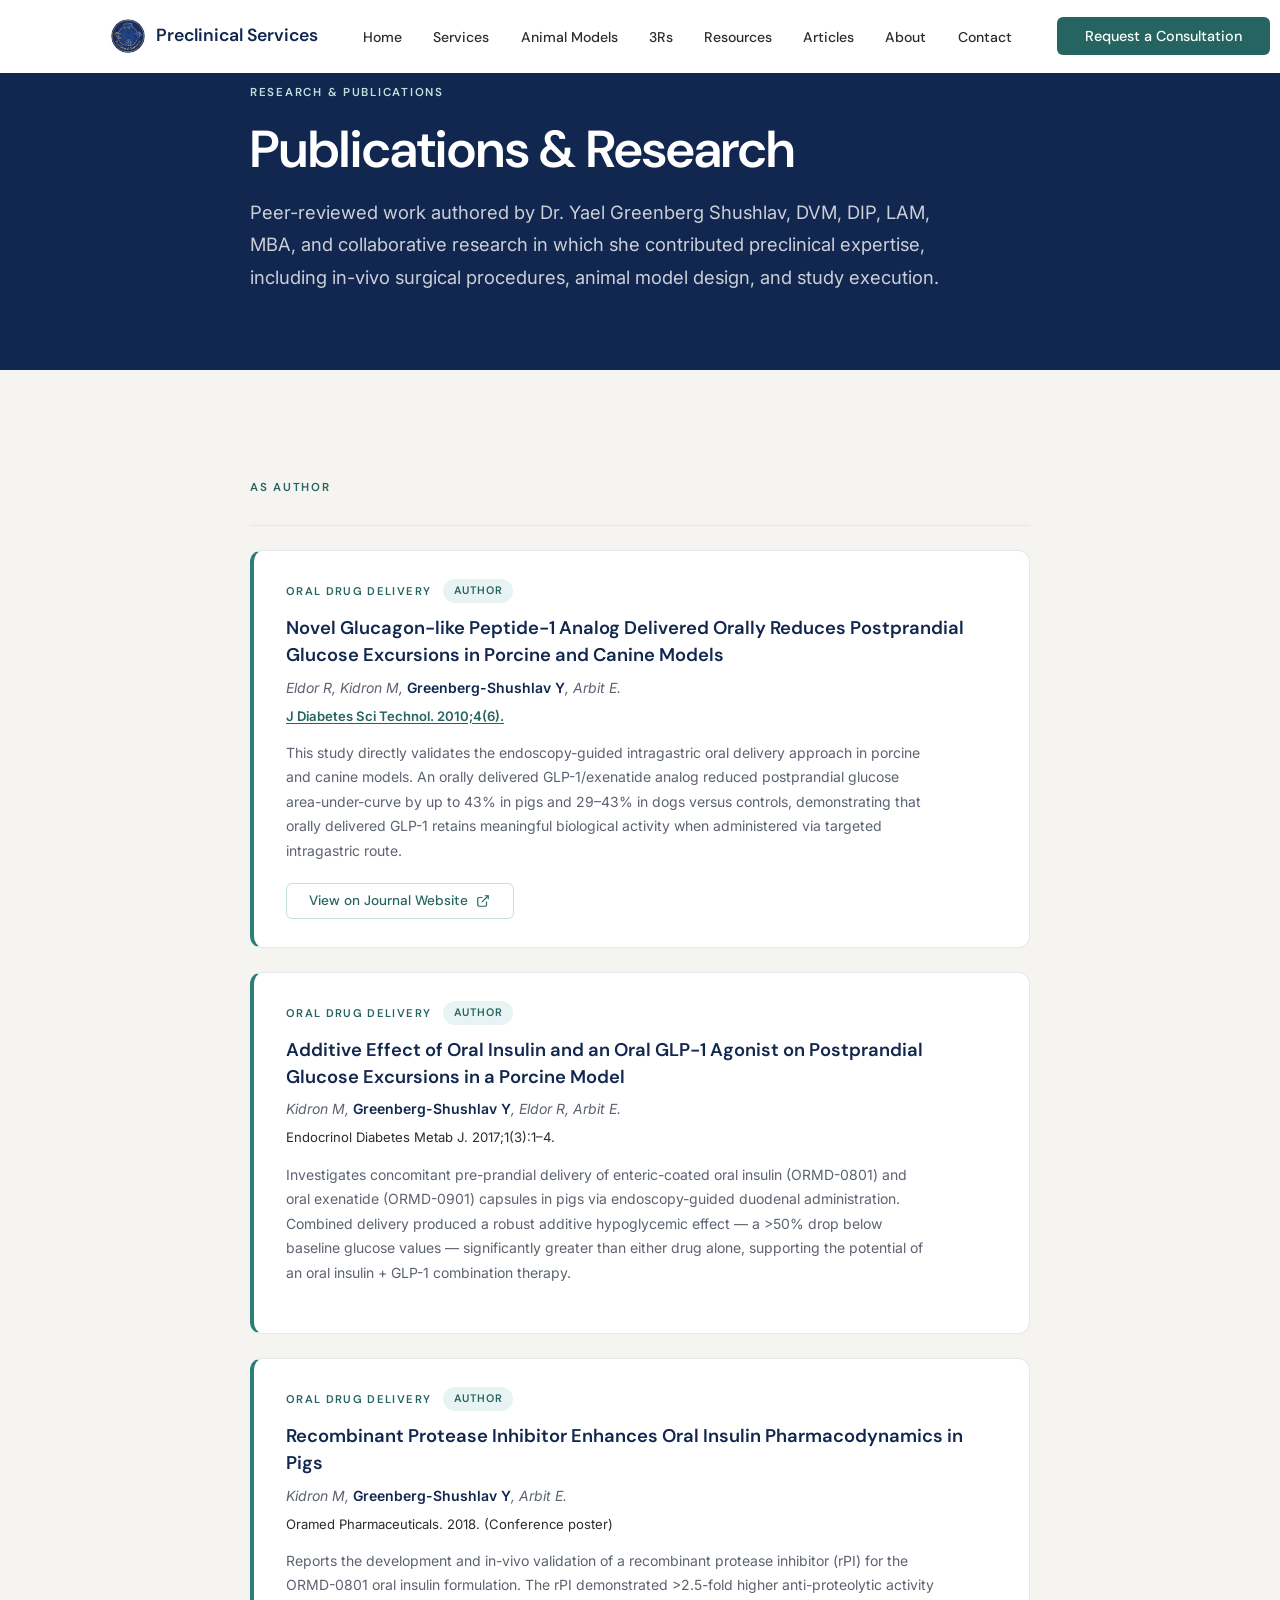
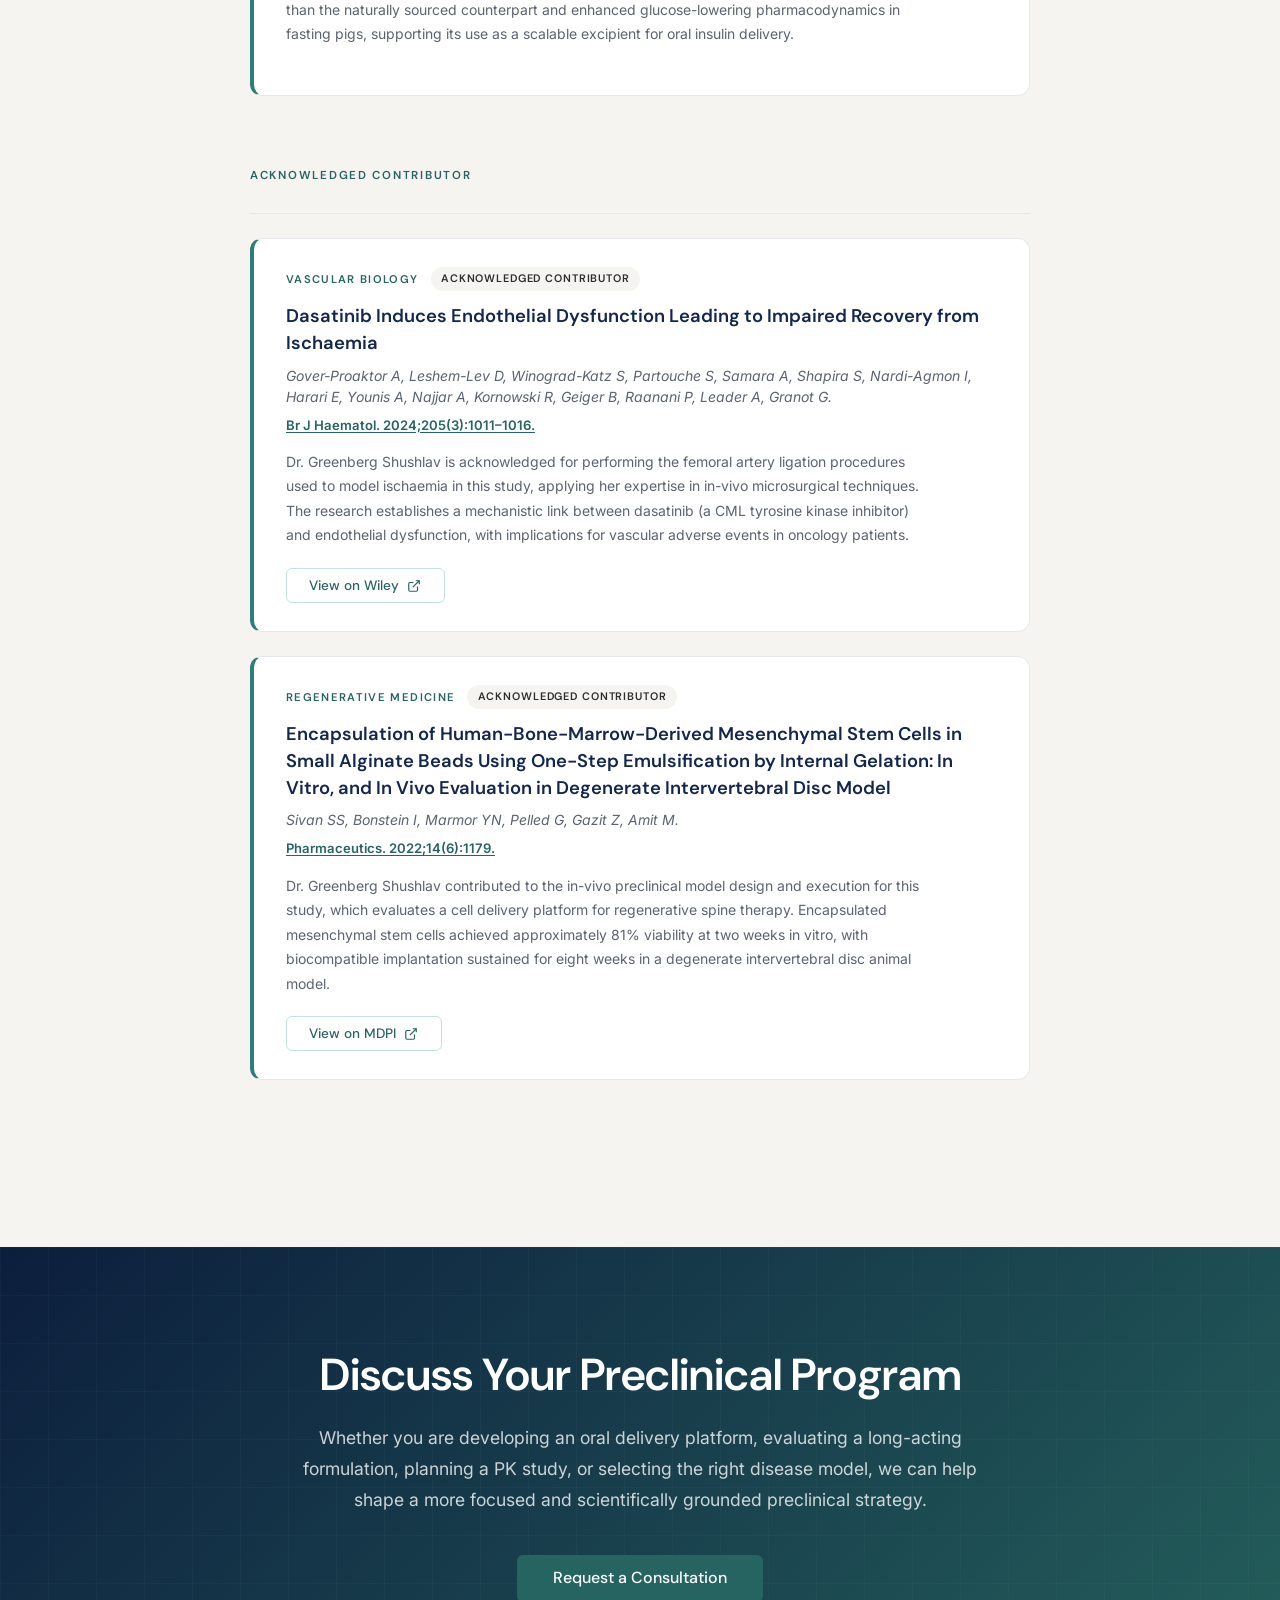
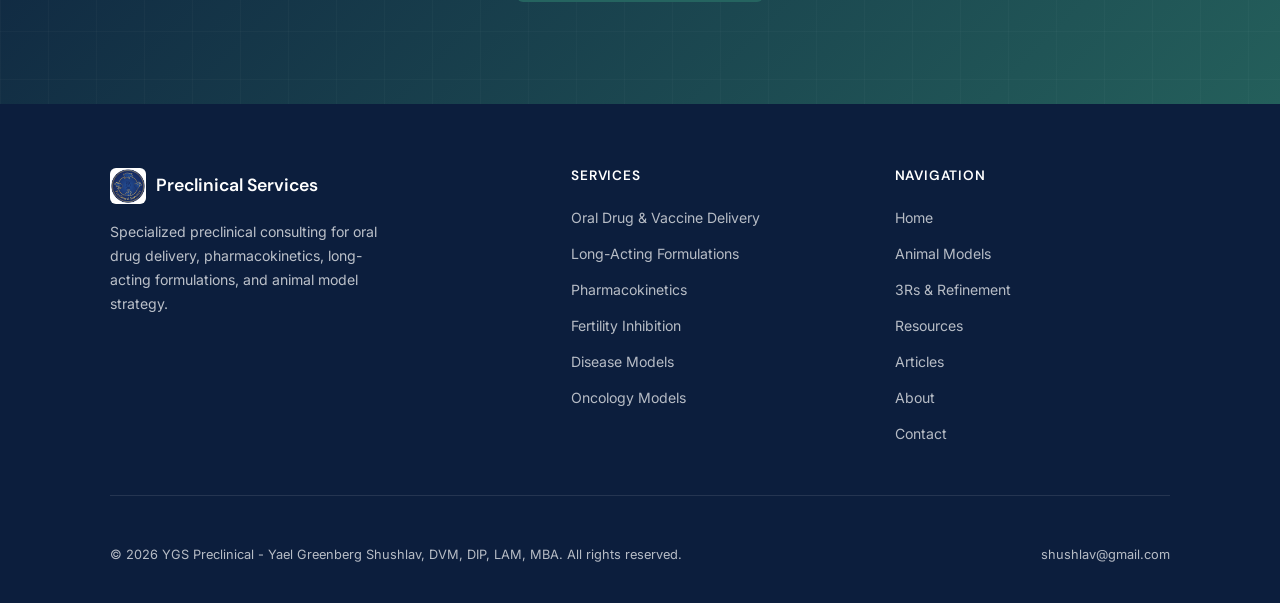
<file: articles.html>
<!DOCTYPE html>
<html lang="en">
<head>
  <meta charset="UTF-8" />
  <meta name="viewport" content="width=device-width, initial-scale=1.0" />

  <!-- Primary Meta -->
  <title>Publications &amp; Research | YGS Preclinical</title>
  <meta name="description" content="Peer-reviewed publications by Dr. Yael Greenberg Shushlav, DVM - oral drug delivery, vascular biology, and regenerative medicine preclinical models." />
  <meta name="keywords" content="preclinical publications, oral drug delivery research, GLP-1 analog porcine model, endoscopy-guided delivery, femoral artery ligation, mesenchymal stem cells, Yael Greenberg Shushlav, preclinical consulting" />
  <meta name="author" content="Yael Greenberg Shushlav, DVM, DIP, LAM, MBA" />
  <meta name="robots" content="index, follow" />
  <meta name="theme-color" content="#12274F" />

  <!-- Canonical -->
  <link rel="canonical" href="https://preclinical.shushlav.com/articles" />
  <link rel="sitemap" type="application/xml" href="/sitemap.xml" />

  <!-- Favicon -->
  <link rel="icon" type="image/png" href="/assets/favicon.png" />
  <link rel="apple-touch-icon" href="/assets/apple-touch-icon.png" />

  <!-- Open Graph -->
  <meta property="og:type" content="website" />
  <meta property="og:site_name" content="YGS Preclinical" />
  <meta property="og:title" content="Publications &amp; Research | YGS Preclinical" />
  <meta property="og:description" content="Peer-reviewed publications and research contributions by Dr. Yael Greenberg Shushlav, DVM, DIP, LAM, MBA - oral drug delivery, vascular biology, and regenerative medicine." />
  <meta property="og:url" content="https://preclinical.shushlav.com/articles" />
  <meta property="og:locale" content="en_US" />
  <meta property="og:image" content="https://preclinical.shushlav.com/assets/og-image.png" />
  <meta property="og:image:width" content="1200" />
  <meta property="og:image:height" content="630" />
  <meta property="og:image:alt" content="YGS Preclinical - preclinical consulting for drug delivery, pharmacokinetics, and animal model strategy" />

  <!-- Twitter Card -->
  <meta name="twitter:card" content="summary_large_image" />
  <meta name="twitter:title" content="Publications &amp; Research | YGS Preclinical" />
  <meta name="twitter:description" content="Peer-reviewed publications and research contributions by Dr. Yael Greenberg Shushlav, DVM, DIP, LAM, MBA." />
  <meta name="twitter:image" content="https://preclinical.shushlav.com/assets/og-image.png" />
  <meta name="twitter:image:alt" content="YGS Preclinical - publications and research" />

  <!-- Preconnect for performance -->
  <link rel="preconnect" href="https://fonts.googleapis.com" />
  <link rel="preconnect" href="https://fonts.gstatic.com" crossorigin />

  <!-- Fonts -->
  <link rel="preload" as="style" href="https://fonts.googleapis.com/css2?family=DM+Sans:ital,opsz,wght@0,9..40,300;0,9..40,400;0,9..40,500;0,9..40,600;0,9..40,700;1,9..40,400&family=Inter:wght@300;400;500;600&display=swap" />
  <link href="https://fonts.googleapis.com/css2?family=DM+Sans:ital,opsz,wght@0,9..40,300;0,9..40,400;0,9..40,500;0,9..40,600;0,9..40,700;1,9..40,400&family=Inter:wght@300;400;500;600&display=swap" rel="stylesheet" />

  <!-- Stylesheet — absolute path required for sub-pages -->
  <link rel="stylesheet" href="/styles.css" />

  <!-- Structured Data: CollectionPage -->
  <script type="application/ld+json">
  {
    "@context": "https://schema.org",
    "@type": "CollectionPage",
    "@id": "https://preclinical.shushlav.com/articles",
    "url": "https://preclinical.shushlav.com/articles",
    "name": "Publications & Research — YGS Preclinical",
    "description": "Peer-reviewed publications and research contributions by Dr. Yael Greenberg Shushlav, DVM, DIP, LAM, MBA.",
    "isPartOf": { "@id": "https://preclinical.shushlav.com/#website" },
    "about": { "@id": "https://preclinical.shushlav.com/#yael" },
    "hasPart": [
      { "@id": "https://doi.org/10.1177/193229681000400629" },
      { "@id": "https://doi.org/10.1111/bjh.19595" },
      { "@id": "https://doi.org/10.3390/pharmaceutics14061179" },
      { "@id": "https://preclinical.shushlav.com/articles#kidron-2017-oral-insulin-glp1" },
      { "@id": "https://preclinical.shushlav.com/articles#kidron-2018-recombinant-protease-inhibitor" }
    ],
    "breadcrumb": {
      "@type": "BreadcrumbList",
      "itemListElement": [
        { "@type": "ListItem", "position": 1, "name": "Home", "item": "https://preclinical.shushlav.com/" },
        { "@type": "ListItem", "position": 2, "name": "Publications & Research", "item": "https://preclinical.shushlav.com/articles" }
      ]
    }
  }
  </script>

  <!-- Structured Data: ScholarlyArticle — GLP-1 analog oral delivery (Author) -->
  <script type="application/ld+json">
  {
    "@context": "https://schema.org",
    "@type": "ScholarlyArticle",
    "@id": "https://doi.org/10.1177/193229681000400629",
    "url": "https://journals.sagepub.com/doi/10.1177/193229681000400629",
    "sameAs": "https://doi.org/10.1177/193229681000400629",
    "headline": "Novel Glucagon-like Peptide-1 Analog Delivered Orally Reduces Postprandial Glucose Excursions in Porcine and Canine Models",
    "description": "Validates endoscopy-guided intragastric oral delivery of a GLP-1/exenatide analog in porcine and canine models, demonstrating up to 43% reduction of postprandial glucose area-under-curve.",
    "author": [
      { "@type": "Person", "name": "Roy Eldor" },
      { "@type": "Person", "name": "Miriam Kidron" },
      {
        "@type": "Person",
        "@id": "https://preclinical.shushlav.com/#yael",
        "name": "Yael Greenberg Shushlav",
        "honorificPrefix": "Dr.",
        "hasCredential": ["DVM", "DIP", "LAM", "MBA"]
      },
      { "@type": "Person", "name": "Ehud Arbit" }
    ],
    "datePublished": "2010-11-01",
    "isPartOf": {
      "@type": "Periodical",
      "name": "Journal of Diabetes Science and Technology",
      "issn": "1932-2968"
    },
    "volumeNumber": "4",
    "issueNumber": "6",
    "publisher": { "@type": "Organization", "name": "SAGE Publications" },
    "about": ["Oral drug delivery", "GLP-1 analog", "Porcine model", "Canine model", "Endoscopy-guided delivery", "Pharmacokinetics"]
  }
  </script>

  <!-- Structured Data: ScholarlyArticle — Dasatinib/endothelial dysfunction (Acknowledged Contributor) -->
  <script type="application/ld+json">
  {
    "@context": "https://schema.org",
    "@type": "ScholarlyArticle",
    "@id": "https://doi.org/10.1111/bjh.19595",
    "url": "https://onlinelibrary.wiley.com/doi/full/10.1111/bjh.19595",
    "sameAs": "https://doi.org/10.1111/bjh.19595",
    "headline": "Dasatinib induces endothelial dysfunction leading to impaired recovery from ischaemia",
    "description": "Investigates how dasatinib disrupts endothelial barrier integrity and impairs angiogenesis in a femoral artery ligation model, establishing a mechanistic link between tyrosine kinase inhibitor exposure and vascular pathology.",
    "author": [
      { "@type": "Person", "name": "Ayala Gover-Proaktor" },
      { "@type": "Person", "name": "Dorit Leshem-Lev" },
      { "@type": "Person", "name": "Sabina Winograd-Katz" },
      { "@type": "Person", "name": "Shirly Partouche" },
      { "@type": "Person", "name": "Aladin Samara" },
      { "@type": "Person", "name": "Saar Shapira" },
      { "@type": "Person", "name": "Inbar Nardi-Agmon" },
      { "@type": "Person", "name": "Emanuel Harari" },
      { "@type": "Person", "name": "Aseel Younis" },
      { "@type": "Person", "name": "Abderrahman Najjar" },
      { "@type": "Person", "name": "Ran Kornowski" },
      { "@type": "Person", "name": "Benjamin Geiger" },
      { "@type": "Person", "name": "Pia Raanani" },
      { "@type": "Person", "name": "Avi Leader" },
      { "@type": "Person", "name": "Galit Granot" }
    ],
    "contributor": [
      {
        "@type": "Person",
        "@id": "https://preclinical.shushlav.com/#yael",
        "name": "Yael Greenberg Shushlav",
        "honorificPrefix": "Dr.",
        "hasCredential": ["DVM", "DIP", "LAM", "MBA"]
      }
    ],
    "datePublished": "2024-06-15",
    "isPartOf": {
      "@type": "Periodical",
      "name": "British Journal of Haematology",
      "issn": "0007-1048"
    },
    "volumeNumber": "205",
    "issueNumber": "3",
    "pageStart": "1011",
    "pageEnd": "1016",
    "publisher": { "@type": "Organization", "name": "Wiley" },
    "about": ["Dasatinib", "Endothelial dysfunction", "Vascular biology", "Femoral artery ligation", "Ischaemia", "Tyrosine kinase inhibitor"]
  }
  </script>

  <!-- Structured Data: ScholarlyArticle — Mesenchymal stem cells alginate (Acknowledged Contributor) -->
  <script type="application/ld+json">
  {
    "@context": "https://schema.org",
    "@type": "ScholarlyArticle",
    "@id": "https://doi.org/10.3390/pharmaceutics14061179",
    "url": "https://www.mdpi.com/1999-4923/14/6/1179",
    "sameAs": "https://doi.org/10.3390/pharmaceutics14061179",
    "headline": "Encapsulation of Human-Bone-Marrow-Derived Mesenchymal Stem Cells in Small Alginate Beads Using One-Step Emulsification by Internal Gelation: In Vitro, and In Vivo Evaluation in Degenerate Intervertebral Disc Model",
    "description": "Describes encapsulation of human mesenchymal stem cells in alginate microspheres achieving ~81% cell viability at two weeks in vitro, with biocompatible in-vivo implantation in a degenerate intervertebral disc animal model for eight weeks.",
    "author": [
      { "@type": "Person", "name": "Sarit S. Sivan" },
      { "@type": "Person", "name": "Iris Bonstein" },
      { "@type": "Person", "name": "Yariv N. Marmor" },
      { "@type": "Person", "name": "Gadi Pelled" },
      { "@type": "Person", "name": "Zulma Gazit" },
      { "@type": "Person", "name": "Michal Amit" }
    ],
    "contributor": [
      {
        "@type": "Person",
        "@id": "https://preclinical.shushlav.com/#yael",
        "name": "Yael Greenberg Shushlav",
        "honorificPrefix": "Dr.",
        "hasCredential": ["DVM", "DIP", "LAM", "MBA"]
      }
    ],
    "datePublished": "2022-06-01",
    "isPartOf": {
      "@type": "Periodical",
      "name": "Pharmaceutics",
      "issn": "1999-4923"
    },
    "volumeNumber": "14",
    "issueNumber": "6",
    "pageStart": "1179",
    "publisher": { "@type": "Organization", "name": "MDPI" },
    "about": ["Mesenchymal stem cells", "Alginate encapsulation", "Intervertebral disc", "Regenerative medicine", "In-vivo animal model"]
  }
  </script>

  <!-- Structured Data: ScholarlyArticle — Oral insulin + GLP-1 additive effect (Author) -->
  <script type="application/ld+json">
  {
    "@context": "https://schema.org",
    "@type": "ScholarlyArticle",
    "@id": "https://preclinical.shushlav.com/articles#kidron-2017-oral-insulin-glp1",
    "headline": "Additive Effect of Oral Insulin and an Oral GLP-1 Agonist on Postprandial Glucose Excursions in a Porcine Model",
    "description": "Demonstrates additive hypoglycemic effect of concomitant oral insulin (ORMD-0801) and oral exenatide (ORMD-0901) delivery via endoscopy-guided duodenal administration in pigs.",
    "author": [
      { "@type": "Person", "name": "Miriam Kidron" },
      {
        "@type": "Person",
        "@id": "https://preclinical.shushlav.com/#yael",
        "name": "Yael Greenberg Shushlav",
        "honorificPrefix": "Dr.",
        "hasCredential": ["DVM", "DIP", "LAM", "MBA"]
      },
      { "@type": "Person", "name": "Roy Eldor" },
      { "@type": "Person", "name": "Ehud Arbit" }
    ],
    "datePublished": "2017-08-25",
    "isPartOf": {
      "@type": "Periodical",
      "name": "Endocrinology, Diabetes and Metabolism Journal",
      "issn": ""
    },
    "volumeNumber": "1",
    "issueNumber": "3",
    "pageStart": "1",
    "pageEnd": "4",
    "about": ["Oral insulin", "Oral exenatide", "GLP-1 agonist", "Porcine model", "Combination therapy", "Endoscopy-guided delivery"]
  }
  </script>

  <!-- Structured Data: ScholarlyArticle — Recombinant protease inhibitor oral insulin (Author) -->
  <script type="application/ld+json">
  {
    "@context": "https://schema.org",
    "@type": "ScholarlyArticle",
    "@id": "https://preclinical.shushlav.com/articles#kidron-2018-recombinant-protease-inhibitor",
    "headline": "Recombinant Protease Inhibitor Enhances Oral Insulin Pharmacodynamics in Pigs",
    "description": "Development and in-vivo validation of a recombinant protease inhibitor for the ORMD-0801 oral insulin formulation, demonstrating enhanced glucose-lowering pharmacodynamics in fasting pigs.",
    "author": [
      { "@type": "Person", "name": "Miriam Kidron" },
      {
        "@type": "Person",
        "@id": "https://preclinical.shushlav.com/#yael",
        "name": "Yael Greenberg Shushlav",
        "honorificPrefix": "Dr.",
        "hasCredential": ["DVM", "DIP", "LAM", "MBA"]
      },
      { "@type": "Person", "name": "Ehud Arbit" }
    ],
    "datePublished": "2018",
    "about": ["Oral insulin", "Protease inhibitor", "ORMD-0801", "Porcine model", "Pharmacodynamics"]
  }
  </script>
</head>

<body>

  <!-- Skip link — must be first focusable element for keyboard / screen reader users -->
  <a href="#main-content" class="skip-link">Skip to main content</a>

  <!-- ══════════════════════════════════════════════════════
       HEADER / NAVIGATION
  ══════════════════════════════════════════════════════════ -->
  <header class="site-header" id="site-header">
    <div class="container">
      <nav class="nav-inner" aria-label="Main navigation">

        <!-- Logo -->
        <a href="/" class="nav-logo" aria-label="Preclinical Services – home">
          <img class="nav-logo__mark" src="/assets/logo.png" alt="" aria-hidden="true" width="36" height="36" />
          <span class="nav-logo__text">Preclinical Services</span>
        </a>

        <!-- Desktop nav links -->
        <ul class="nav-links" role="list">
          <li><a href="/#home">Home</a></li>
          <li><a href="/#services">Services</a></li>
          <li><a href="/#models">Animal Models</a></li>
          <li><a href="/#3rs">3Rs</a></li>
          <li><a href="/#resources">Resources</a></li>
          <li><a href="/articles" aria-current="page">Articles</a></li>
          <li><a href="/#about">About</a></li>
          <li><a href="/#contact">Contact</a></li>
        </ul>

        <!-- Nav CTA -->
        <div class="nav-cta">
          <a href="/#contact" class="btn btn--primary" aria-label="Request a consultation">Request a Consultation</a>
          <button class="nav-hamburger" id="nav-hamburger" aria-label="Open navigation menu" aria-expanded="false" aria-controls="nav-mobile">
            <span></span>
            <span></span>
            <span></span>
          </button>
        </div>

      </nav>
    </div>
  </header>

  <!-- Mobile nav -->
  <nav class="nav-mobile" id="nav-mobile" aria-label="Mobile navigation" aria-hidden="true" inert>
    <ul class="nav-mobile__links" role="list">
      <li><a href="/#home">Home</a></li>
      <li><a href="/#services">Services</a></li>
      <li><a href="/#models">Animal Models</a></li>
      <li><a href="/#3rs">3Rs &amp; Model Refinement</a></li>
      <li><a href="/#resources">Resources &amp; Insights</a></li>
      <li><a href="/articles" aria-current="page">Articles</a></li>
      <li><a href="/#about">About</a></li>
      <li><a href="/#contact">Contact</a></li>
    </ul>
    <div class="nav-mobile__cta">
      <a href="/#contact" class="btn btn--primary btn--lg">Request a Consultation</a>
    </div>
  </nav>

  <main id="main-content">

  <!-- ══════════════════════════════════════════════════════
       PAGE HERO
  ══════════════════════════════════════════════════════════ -->
  <section class="articles-hero section--navy" aria-labelledby="articles-page-title">
    <div class="container container--sm">
      <p class="section-label section-label--light">Research &amp; Publications</p>
      <h1 id="articles-page-title">Publications &amp; Research</h1>
      <p class="articles-hero__sub">
        Peer-reviewed work authored by Dr. Yael Greenberg Shushlav, DVM, DIP, LAM, MBA, and collaborative
        research in which she contributed preclinical expertise, including in-vivo surgical procedures,
        animal model design, and study execution.
      </p>
    </div>
  </section>

  <!-- ══════════════════════════════════════════════════════
       ARTICLES LIST
  ══════════════════════════════════════════════════════════ -->
  <section class="section section--sand" aria-labelledby="articles-list-heading">
    <div class="container container--sm">

      <h2 class="visually-hidden" id="articles-list-heading">Publications list</h2>

      <!-- ── AS AUTHOR ──────────────────────────────────── -->
      <div class="articles-group">

        <div class="articles-group__heading">
          <span class="section-label">As Author</span>
        </div>

        <article class="article-card fade-up" aria-labelledby="art-1-title">
          <div class="article-card__meta">
            <span class="article-card__category">Oral Drug Delivery</span>
            <span class="article-card__role article-card__role--author">Author</span>
          </div>
          <h3 class="article-card__title" id="art-1-title">
            Novel Glucagon-like Peptide-1 Analog Delivered Orally Reduces Postprandial Glucose Excursions
            in Porcine and Canine Models
          </h3>
          <p class="article-card__authors">
            Eldor R, Kidron M, <strong>Greenberg-Shushlav Y</strong>, Arbit E.
          </p>
          <cite class="article-card__journal">
            <a href="https://doi.org/10.1177/193229681000400629"
               target="_blank"
               rel="noopener noreferrer"
               class="article-card__doi">
              J Diabetes Sci Technol. 2010;4(6).<span class="visually-hidden"> (opens in a new tab)</span>
            </a>
          </cite>
          <p class="article-card__description">
            This study directly validates the endoscopy-guided intragastric oral delivery approach
            in porcine and canine models. An orally delivered GLP-1/exenatide analog reduced
            postprandial glucose area-under-curve by up to 43% in pigs and 29–43% in dogs versus
            controls, demonstrating that orally delivered GLP-1 retains meaningful biological activity
            when administered via targeted intragastric route.
          </p>
          <a href="https://doi.org/10.1177/193229681000400629"
             target="_blank"
             rel="noopener noreferrer"
             class="btn btn--ghost">
            View on Journal Website
            <svg viewBox="0 0 24 24" fill="none" stroke="currentColor" stroke-width="2" aria-hidden="true">
              <path d="M18 13v6a2 2 0 0 1-2 2H5a2 2 0 0 1-2-2V8a2 2 0 0 1 2-2h6"/>
              <polyline points="15 3 21 3 21 9"/>
              <line x1="10" y1="14" x2="21" y2="3"/>
            </svg>
            <span class="visually-hidden"> (opens in a new tab)</span>
          </a>
        </article>

        <article class="article-card fade-up" aria-labelledby="art-4-title">
          <div class="article-card__meta">
            <span class="article-card__category">Oral Drug Delivery</span>
            <span class="article-card__role article-card__role--author">Author</span>
          </div>
          <h3 class="article-card__title" id="art-4-title">
            Additive Effect of Oral Insulin and an Oral GLP-1 Agonist on Postprandial Glucose Excursions
            in a Porcine Model
          </h3>
          <p class="article-card__authors">
            Kidron M, <strong>Greenberg-Shushlav Y</strong>, Eldor R, Arbit E.
          </p>
          <cite class="article-card__journal">
            Endocrinol Diabetes Metab J. 2017;1(3):1–4.
          </cite>
          <p class="article-card__description">
            Investigates concomitant pre-prandial delivery of enteric-coated oral insulin (ORMD-0801)
            and oral exenatide (ORMD-0901) capsules in pigs via endoscopy-guided duodenal administration.
            Combined delivery produced a robust additive hypoglycemic effect — a &gt;50% drop below
            baseline glucose values — significantly greater than either drug alone, supporting the
            potential of an oral insulin + GLP-1 combination therapy.
          </p>
        </article>

        <article class="article-card fade-up" aria-labelledby="art-5-title">
          <div class="article-card__meta">
            <span class="article-card__category">Oral Drug Delivery</span>
            <span class="article-card__role article-card__role--author">Author</span>
          </div>
          <h3 class="article-card__title" id="art-5-title">
            Recombinant Protease Inhibitor Enhances Oral Insulin Pharmacodynamics in Pigs
          </h3>
          <p class="article-card__authors">
            Kidron M, <strong>Greenberg-Shushlav Y</strong>, Arbit E.
          </p>
          <cite class="article-card__journal">
            Oramed Pharmaceuticals. 2018. (Conference poster)
          </cite>
          <p class="article-card__description">
            Reports the development and in-vivo validation of a recombinant protease inhibitor (rPI)
            for the ORMD-0801 oral insulin formulation. The rPI demonstrated &gt;2.5-fold higher
            anti-proteolytic activity than the naturally sourced counterpart and enhanced
            glucose-lowering pharmacodynamics in fasting pigs, supporting its use as a scalable
            excipient for oral insulin delivery.
          </p>
        </article>

      </div>

      <!-- ── ACKNOWLEDGED CONTRIBUTOR ───────────────────── -->
      <div class="articles-group">

        <div class="articles-group__heading">
          <span class="section-label">Acknowledged Contributor</span>
        </div>

        <article class="article-card fade-up" aria-labelledby="art-2-title">
          <div class="article-card__meta">
            <span class="article-card__category">Vascular Biology</span>
            <span class="article-card__role article-card__role--contributor">Acknowledged Contributor</span>
          </div>
          <h3 class="article-card__title" id="art-2-title">
            Dasatinib Induces Endothelial Dysfunction Leading to Impaired Recovery from Ischaemia
          </h3>
          <p class="article-card__authors">
            Gover-Proaktor A, Leshem-Lev D, Winograd-Katz S, Partouche S, Samara A, Shapira S,
            Nardi-Agmon I, Harari E, Younis A, Najjar A, Kornowski R, Geiger B, Raanani P, Leader A, Granot G.
          </p>
          <cite class="article-card__journal">
            <a href="https://doi.org/10.1111/bjh.19595"
               target="_blank"
               rel="noopener noreferrer"
               class="article-card__doi">
              Br J Haematol. 2024;205(3):1011–1016.<span class="visually-hidden"> (opens in a new tab)</span>
            </a>
          </cite>
          <p class="article-card__description">
            Dr. Greenberg Shushlav is acknowledged for performing the femoral artery ligation
            procedures used to model ischaemia in this study, applying her expertise in in-vivo
            microsurgical techniques. The research establishes a mechanistic link between dasatinib
            (a CML tyrosine kinase inhibitor) and endothelial dysfunction, with implications for
            vascular adverse events in oncology patients.
          </p>
          <a href="https://doi.org/10.1111/bjh.19595"
             target="_blank"
             rel="noopener noreferrer"
             class="btn btn--ghost">
            View on Wiley
            <svg viewBox="0 0 24 24" fill="none" stroke="currentColor" stroke-width="2" aria-hidden="true">
              <path d="M18 13v6a2 2 0 0 1-2 2H5a2 2 0 0 1-2-2V8a2 2 0 0 1 2-2h6"/>
              <polyline points="15 3 21 3 21 9"/>
              <line x1="10" y1="14" x2="21" y2="3"/>
            </svg>
            <span class="visually-hidden"> (opens in a new tab)</span>
          </a>
        </article>

        <article class="article-card fade-up" aria-labelledby="art-3-title">
          <div class="article-card__meta">
            <span class="article-card__category">Regenerative Medicine</span>
            <span class="article-card__role article-card__role--contributor">Acknowledged Contributor</span>
          </div>
          <h3 class="article-card__title" id="art-3-title">
            Encapsulation of Human-Bone-Marrow-Derived Mesenchymal Stem Cells in Small Alginate Beads
            Using One-Step Emulsification by Internal Gelation: In Vitro, and In Vivo Evaluation in
            Degenerate Intervertebral Disc Model
          </h3>
          <p class="article-card__authors">
            Sivan SS, Bonstein I, Marmor YN, Pelled G, Gazit Z, Amit M.
          </p>
          <cite class="article-card__journal">
            <a href="https://www.mdpi.com/1999-4923/14/6/1179"
               target="_blank"
               rel="noopener noreferrer"
               class="article-card__doi">
              Pharmaceutics. 2022;14(6):1179.<span class="visually-hidden"> (opens in a new tab)</span>
            </a>
          </cite>
          <p class="article-card__description">
            Dr. Greenberg Shushlav contributed to the in-vivo preclinical model design and execution
            for this study, which evaluates a cell delivery platform for regenerative spine therapy.
            Encapsulated mesenchymal stem cells achieved approximately 81% viability at two weeks
            in vitro, with biocompatible implantation sustained for eight weeks in a degenerate
            intervertebral disc animal model.
          </p>
          <a href="https://www.mdpi.com/1999-4923/14/6/1179"
             target="_blank"
             rel="noopener noreferrer"
             class="btn btn--ghost">
            View on MDPI
            <svg viewBox="0 0 24 24" fill="none" stroke="currentColor" stroke-width="2" aria-hidden="true">
              <path d="M18 13v6a2 2 0 0 1-2 2H5a2 2 0 0 1-2-2V8a2 2 0 0 1 2-2h6"/>
              <polyline points="15 3 21 3 21 9"/>
              <line x1="10" y1="14" x2="21" y2="3"/>
            </svg>
            <span class="visually-hidden"> (opens in a new tab)</span>
          </a>
        </article>

      </div>

    </div>
  </section>

  <!-- ══════════════════════════════════════════════════════
       CTA BANNER
  ══════════════════════════════════════════════════════════ -->
  <section class="cta-banner" aria-labelledby="articles-cta-title">
    <div class="container">
      <div class="cta-banner__inner">
        <h2 id="articles-cta-title">Discuss Your Preclinical Program</h2>
        <p>
          Whether you are developing an oral delivery platform, evaluating a long-acting formulation,
          planning a PK study, or selecting the right disease model, we can help shape a more focused
          and scientifically grounded preclinical strategy.
        </p>
        <a href="/#contact" class="btn btn--primary btn--lg">Request a Consultation</a>
      </div>
    </div>
  </section>

  </main><!-- /main -->

  <!-- ══════════════════════════════════════════════════════
       FOOTER
  ══════════════════════════════════════════════════════════ -->
  <footer class="site-footer">
    <div class="container">
      <div class="footer-top">

        <div class="footer-brand">
          <a href="/" class="nav-logo" aria-label="Preclinical Services – home">
            <img class="nav-logo__mark" src="/assets/logo.png" alt="" aria-hidden="true" width="36" height="36" />
            <span class="nav-logo__text">Preclinical Services</span>
          </a>
          <p>
            Specialized preclinical consulting for oral drug delivery, pharmacokinetics,
            long-acting formulations, and animal model strategy.
          </p>
        </div>

        <nav class="footer-nav" aria-label="Footer navigation — Services">
          <h3>Services</h3>
          <ul role="list">
            <li><a href="/#services">Oral Drug &amp; Vaccine Delivery</a></li>
            <li><a href="/#services">Long-Acting Formulations</a></li>
            <li><a href="/#services">Pharmacokinetics</a></li>
            <li><a href="/#services">Fertility Inhibition</a></li>
            <li><a href="/#services">Disease Models</a></li>
            <li><a href="/#services">Oncology Models</a></li>
          </ul>
        </nav>

        <nav class="footer-nav" aria-label="Footer navigation — Site">
          <h3>Navigation</h3>
          <ul role="list">
            <li><a href="/#home">Home</a></li>
            <li><a href="/#models">Animal Models</a></li>
            <li><a href="/#3rs">3Rs &amp; Refinement</a></li>
            <li><a href="/#resources">Resources</a></li>
            <li><a href="/articles">Articles</a></li>
            <li><a href="/#about">About</a></li>
            <li><a href="/#contact">Contact</a></li>
          </ul>
        </nav>

      </div>

      <div class="footer-bottom">
        <p>&copy; <span id="footer-year"></span> YGS Preclinical - Yael Greenberg Shushlav, DVM, DIP, LAM, MBA. All rights reserved.</p>
        <a href="mailto:shushlav@gmail.com">shushlav@gmail.com</a>
      </div>

    </div>
  </footer>

  <!-- Scripts — absolute path required for sub-pages -->
  <script src="/script.js"></script>

</body>
</html>
</file>
<file: styles.css>
/* ============================================================
   YGS Preclinical — Main Stylesheet
   Design system: Navy + Teal, DM Sans + Inter
   Fonts loaded via <link> in HTML for best performance.
   ============================================================ */

/* ── SKIP LINK (accessibility — must be in main CSS) ──────── */
.skip-link {
  position: fixed;
  top: -100%;
  left: 1rem;
  background: var(--navy, #12274F);
  color: #fff;
  padding: 0.75rem 1.25rem;
  border-radius: 0 0 6px 6px;
  font-family: 'DM Sans', sans-serif;
  font-size: 0.875rem;
  font-weight: 600;
  z-index: 9999;
  text-decoration: none;
  transition: top 0.2s ease;
}

.skip-link:focus {
  top: 0;
  outline: 2px solid #2D7D78;
  outline-offset: 2px;
}

/* ── DESIGN TOKENS ───────────────────────────────────────── */
:root {
  color-scheme: light; /* prevent browser dark-mode from overriding fixed light theme */
  --navy:        #12274F;
  --navy-deep:   #0C1E3D;
  --teal:        #2D7D78;
  --teal-hover:  #245F5B;
  --teal-aa:     #256460; /* WCAG AA compliant teal for small text (9.39:1 on white) */
  --teal-light:  #E8F4F3;
  --teal-mid:    #C4E0DE;
  --sand:        #F6F4F0;
  --white:       #FFFFFF;
  --gray-dark:   #2C2C2C;
  --gray-mid:    #5C6370; /* darkened from #6B7280 to meet 4.5:1 AA on white (5.19:1) */
  --gray-light:  #E5E7EB;
  --gray-xlight: #F9FAFB;

  --font-head:   'DM Sans', sans-serif;
  --font-body:   'Inter', sans-serif;

  --radius-sm:   6px;
  --radius-md:   12px;
  --radius-lg:   20px;

  --shadow-sm:   0 1px 3px rgba(0,0,0,0.08), 0 1px 2px rgba(0,0,0,0.04);
  --shadow-md:   0 4px 16px rgba(0,0,0,0.08), 0 2px 6px rgba(0,0,0,0.04);
  --shadow-lg:   0 10px 32px rgba(0,0,0,0.10), 0 4px 12px rgba(0,0,0,0.06);

  --container:   1140px;
  --container-sm: 860px;

  --transition: 0.22s ease;
}

/* ── RESET & BASE ────────────────────────────────────────── */
*, *::before, *::after {
  box-sizing: border-box;
  margin: 0;
  padding: 0;
}

html {
  scroll-padding-top: 80px; /* compensate for sticky header in CSS-only scroll */
  font-size: 16px;
  -webkit-text-size-adjust: 100%;
}

@media (prefers-reduced-motion: no-preference) {
  html { scroll-behavior: smooth; }
}

body {
  font-family: var(--font-body);
  color: var(--gray-dark);
  background: var(--white);
  line-height: 1.65;
  -webkit-font-smoothing: antialiased;
  -moz-osx-font-smoothing: grayscale;
}

img, svg {
  display: block;
  max-width: 100%;
}

a {
  color: inherit;
  text-decoration: none;
}

ul, ol {
  list-style: none;
}

button {
  cursor: pointer;
  border: none;
  background: none;
  font: inherit;
}

/* ── TYPOGRAPHY SCALE ────────────────────────────────────── */
h1, h2, h3, h4, h5 {
  font-family: var(--font-head);
  color: var(--navy);
  line-height: 1.2;
  font-weight: 600;
}

h1 { font-size: clamp(2rem, 5vw, 3.25rem); }
h2 { font-size: clamp(1.6rem, 3.5vw, 2.4rem); }
h3 { font-size: clamp(1.15rem, 2.5vw, 1.45rem); }
h4 { font-size: 1.05rem; }

p {
  max-width: 68ch;
  margin-bottom: 0;
}

/* ── LAYOUT HELPERS ──────────────────────────────────────── */
.container {
  width: 100%;
  max-width: var(--container);
  margin: 0 auto;
  padding: 0 clamp(1.25rem, 4vw, 2.5rem);
}

.container--sm {
  max-width: var(--container-sm);
}

.section {
  padding: clamp(4rem, 8vw, 7rem) 0;
}

.section--light { background: var(--gray-xlight); }
.section--sand  { background: var(--sand); }
.section--teal  { background: var(--teal-light); }
.section--navy  { background: var(--navy); }
.section--navy-deep { background: var(--navy-deep); }

/* Section labels */
.section-label {
  display: inline-block;
  font-family: var(--font-head);
  font-size: 0.72rem;
  font-weight: 600;
  letter-spacing: 0.15em;
  text-transform: uppercase;
  color: var(--teal-aa); /* AA compliant at small size (9.39:1 on white) */
  margin-bottom: 1rem;
}

.section-label--light {
  color: var(--teal-mid);
}

/* ── BUTTONS ─────────────────────────────────────────────── */
.btn {
  display: inline-flex;
  align-items: center;
  gap: 0.5rem;
  font-family: var(--font-head);
  font-size: 0.9rem;
  font-weight: 500;
  padding: 0.75rem 1.75rem;
  border-radius: var(--radius-sm);
  transition: background var(--transition), color var(--transition),
              border-color var(--transition), box-shadow var(--transition),
              transform var(--transition);
  white-space: nowrap;
  line-height: 1;
}

.btn:focus-visible {
  outline: 2px solid var(--teal);
  outline-offset: 3px;
}

.btn--primary {
  background: var(--teal-aa);
  color: var(--white);
}

.btn--primary:hover {
  background: var(--teal-hover);
  box-shadow: var(--shadow-md);
  /* transform moved to prefers-reduced-motion block */
}

.btn--outline {
  background: transparent;
  color: var(--white);
  border: 1.5px solid rgba(255,255,255,0.65);
}

.btn--outline:hover {
  background: rgba(255,255,255,0.1);
  border-color: var(--white);
  /* transform moved to prefers-reduced-motion block */
}

.btn--outline-dark {
  background: transparent;
  color: var(--navy);
  border: 1.5px solid var(--navy);
}

.btn--outline-dark:hover {
  background: var(--navy);
  color: var(--white);
}

.btn--lg {
  font-size: 1rem;
  padding: 0.95rem 2.25rem;
}

/* ── NAVIGATION ──────────────────────────────────────────── */
.site-header {
  position: fixed;
  top: 0;
  left: 0;
  right: 0;
  z-index: 1000;
  background: var(--white);
  border-bottom: 1px solid transparent;
  transition: border-color var(--transition), box-shadow var(--transition);
}

.site-header.scrolled {
  border-bottom-color: var(--gray-light);
  box-shadow: var(--shadow-sm);
}

.nav-inner {
  display: flex;
  align-items: center;
  justify-content: space-between;
  height: 72px;
  gap: 2rem;
}

/* Logo */
.nav-logo {
  display: flex;
  align-items: center;
  gap: 0.6rem;
  font-family: var(--font-head);
  font-size: 1.1rem;
  font-weight: 600;
  color: var(--navy);
  flex-shrink: 0;
  text-decoration: none;
}

.nav-logo__mark {
  width: 36px;
  height: 36px;
  border-radius: var(--radius-sm);
  object-fit: contain;
  flex-shrink: 0;
}

.nav-logo:focus-visible {
  outline: 2px solid var(--teal);
  outline-offset: 3px;
  border-radius: var(--radius-sm);
}

.nav-logo__text {
  line-height: 1.1;
}

/* Nav links */
.nav-links {
  display: flex;
  align-items: center;
  gap: 0.25rem;
}

.nav-links a {
  font-family: var(--font-head);
  font-size: 0.88rem;
  font-weight: 500;
  color: var(--gray-dark);
  padding: 0.45rem 0.85rem;
  border-radius: var(--radius-sm);
  transition: color var(--transition), background var(--transition);
  white-space: nowrap;
}

.nav-links a:hover,
.nav-links a.active {
  color: var(--teal);
  background: var(--teal-light);
}

.nav-links a:focus-visible {
  outline: 2px solid var(--teal);
  outline-offset: 2px;
  border-radius: var(--radius-sm);
}

/* Nav CTA */
.nav-cta {
  display: flex;
  align-items: center;
  gap: 1rem;
  flex-shrink: 0;
}

/* Mobile hamburger */
.nav-hamburger {
  display: none;
  flex-direction: column;
  justify-content: center;
  align-items: center;
  gap: 5px;
  padding: 0.5rem;
  width: 44px;
  height: 44px;
  min-width: 44px;
  min-height: 44px;
  border-radius: var(--radius-sm);
  transition: background var(--transition);
}

.nav-hamburger:hover {
  background: var(--teal-light);
}

.nav-hamburger:focus-visible {
  outline: 2px solid var(--teal);
  outline-offset: 3px;
  border-radius: var(--radius-sm);
}

.nav-hamburger span {
  display: block;
  width: 22px;
  height: 2px;
  background: var(--navy);
  border-radius: 2px;
  transition: transform var(--transition), opacity var(--transition);
}

.nav-hamburger.open span:nth-child(1) {
  transform: translateY(7px) rotate(45deg);
}

.nav-hamburger.open span:nth-child(2) {
  opacity: 0;
}

.nav-hamburger.open span:nth-child(3) {
  transform: translateY(-7px) rotate(-45deg);
}

/* Mobile menu */
.nav-mobile {
  display: none;
  position: fixed;
  top: 72px;
  left: 0;
  right: 0;
  bottom: 0;
  background: var(--white);
  z-index: 999;
  padding: 2rem clamp(1.25rem, 4vw, 2.5rem);
  overflow-y: auto;
  transform: translateX(100%);
  transition: transform 0.3s ease;
}

.nav-mobile.open {
  transform: translateX(0);
}

.nav-mobile__links {
  display: flex;
  flex-direction: column;
  gap: 0.25rem;
  margin-bottom: 2rem;
}

.nav-mobile__links a {
  font-family: var(--font-head);
  font-size: 1.1rem;
  font-weight: 500;
  color: var(--navy);
  padding: 0.75rem 1.5rem;
  min-height: 44px;
  border-radius: var(--radius-sm);
  border-bottom: 1px solid var(--gray-light);
  display: flex;
  align-items: center;
  transition: color var(--transition), background var(--transition);
}

.nav-mobile__links a:hover {
  color: var(--teal);
  background: var(--teal-light);
}

.nav-mobile__links a:focus-visible {
  outline: 2px solid var(--teal);
  outline-offset: 2px;
  border-radius: var(--radius-sm);
}

.nav-mobile__cta {
  display: flex;
  flex-direction: column;
  gap: 0.75rem;
}

/* ── HERO ────────────────────────────────────────────────── */
.hero {
  position: relative;
  min-height: 100vh;   /* fallback for Safari < 15.4 */
  min-height: 100svh;  /* accounts for mobile browser chrome */
  display: flex;
  align-items: center;
  background: var(--navy-deep);
  overflow: hidden;
  padding-top: 72px;
}

/* Animated gradient background */
.hero::before {
  content: '';
  position: absolute;
  inset: 0;
  background: radial-gradient(ellipse at 20% 60%, rgba(45,125,120,0.35) 0%, transparent 55%),
              radial-gradient(ellipse at 80% 20%, rgba(45,125,120,0.18) 0%, transparent 50%),
              radial-gradient(ellipse at 50% 90%, rgba(18,39,79,0.8) 0%, transparent 60%);
}

@media (prefers-reduced-motion: no-preference) {
  .hero::before {
    animation: heroGlow 12s ease-in-out infinite alternate;
    will-change: opacity, transform; /* GPU-composited continuous animation */
  }
}

@keyframes heroGlow {
  0%   { opacity: 0.8; transform: scale(1); }
  100% { opacity: 1;   transform: scale(1.05); }
}

/* Subtle grid overlay */
.hero::after {
  content: '';
  position: absolute;
  inset: 0;
  background-image:
    linear-gradient(rgba(255,255,255,0.03) 1px, transparent 1px),
    linear-gradient(90deg, rgba(255,255,255,0.03) 1px, transparent 1px);
  background-size: 60px 60px;
  pointer-events: none;
}

.hero__inner {
  position: relative;
  z-index: 1;
  display: grid;
  grid-template-columns: 1fr 1fr;
  gap: clamp(2rem, 5vw, 5rem);
  align-items: center;
  padding: clamp(3rem, 6vw, 5rem) 0;
}

.hero__content {
  max-width: 580px;
}

.hero__eyebrow {
  display: inline-flex;
  align-items: center;
  gap: 0.5rem;
  font-family: var(--font-head);
  font-size: 0.75rem;
  font-weight: 500;
  letter-spacing: 0.15em;
  text-transform: uppercase;
  color: var(--teal-mid);
  margin-bottom: 1.5rem;
}

.hero__eyebrow::before {
  content: '';
  display: block;
  width: 28px;
  height: 1.5px;
  background: var(--teal);
}

.hero__title {
  font-size: clamp(2rem, 4.5vw, 3.1rem);
  font-weight: 700;
  color: var(--white);
  line-height: 1.15;
  margin-bottom: 1.5rem;
  letter-spacing: -0.01em;
}

.hero__title-highlight {
  color: var(--teal-mid);
}

.hero__sub {
  font-family: var(--font-body);
  font-size: clamp(0.95rem, 1.8vw, 1.1rem);
  color: rgba(255,255,255,0.75);
  line-height: 1.7;
  margin-bottom: 2.5rem;
  max-width: 52ch;
}

.hero__actions {
  display: flex;
  flex-wrap: wrap;
  gap: 0.85rem;
}

/* Hero visual panel */
.hero__visual {
  display: flex;
  justify-content: center;
  align-items: center;
}

.hero__img-placeholder {
  width: 100%;
  max-width: 460px;
  aspect-ratio: 4/3;
  border-radius: var(--radius-lg);
  background: rgba(255,255,255,0.06);
  border: 1px solid rgba(255,255,255,0.1);
  display: flex;
  flex-direction: column;
  align-items: center;
  justify-content: center;
  gap: 1rem;
  color: rgba(255,255,255,0.60);
  font-family: var(--font-head);
  font-size: 0.82rem;
  text-align: center;
  padding: 2rem;
}

.hero__img-placeholder svg {
  width: 48px;
  height: 48px;
  opacity: 0.4;
}

/* ── CREDIBILITY STRIP ───────────────────────────────────── */
.credibility-strip {
  background: var(--white);
  border-top: 3px solid var(--teal);
  padding: clamp(2rem, 4vw, 3.5rem) 0;
}

.credibility-strip__inner {
  display: grid;
  grid-template-columns: repeat(4, 1fr);
  gap: 2rem;
}

.trust-point {
  display: flex;
  align-items: flex-start;
  gap: 1rem;
}

.trust-point__icon {
  width: 42px;
  height: 42px;
  border-radius: var(--radius-sm);
  background: var(--teal-light);
  display: flex;
  align-items: center;
  justify-content: center;
  flex-shrink: 0;
  color: var(--teal);
}

.trust-point__icon svg {
  width: 20px;
  height: 20px;
}

.trust-point__text {
  font-family: var(--font-head);
  font-size: 0.88rem;
  font-weight: 500;
  color: var(--navy);
  line-height: 1.4;
}

.trust-point__text small {
  display: block;
  font-weight: 400;
  font-size: 0.78rem;
  color: var(--gray-mid);
  margin-top: 0.2rem;
}

.credibility-strip__tagline {
  text-align: center;
  margin-top: clamp(1.5rem, 3vw, 2.5rem);
  padding-top: clamp(1.5rem, 3vw, 2.5rem);
  border-top: 1px solid var(--gray-light);
  font-family: var(--font-head);
  font-size: 0.92rem;
  color: var(--gray-mid);
  font-style: italic;
}

/* ── POSITIONING / WHAT WE DO ────────────────────────────── */
.positioning-grid {
  display: grid;
  grid-template-columns: 1fr 1fr;
  gap: clamp(2.5rem, 6vw, 6rem);
  align-items: start;
}

.positioning__lead {
  font-family: var(--font-head);
  font-size: clamp(1.1rem, 2vw, 1.3rem);
  font-weight: 500;
  color: var(--navy);
  line-height: 1.6;
  margin-bottom: 1.5rem;
}

.positioning__body {
  font-size: 0.96rem;
  color: var(--gray-mid);
  line-height: 1.75;
  margin-bottom: 2rem;
  max-width: none;
}

.positioning__right h3 {
  margin-bottom: 1.25rem;
  font-size: 1.05rem;
  color: var(--navy);
}

.focus-list {
  display: flex;
  flex-wrap: wrap;
  gap: 0.5rem;
  list-style: none;
  margin: 0;
  padding: 0;
}

.focus-list li {
  display: inline-flex;
  align-items: center;
  gap: 0.4rem;
  font-size: 0.875rem;
  color: var(--gray-dark);
  font-family: var(--font-head);
  font-weight: 500;
  padding: 0.35rem 0.85rem;
  background: var(--sand);
  border: 1px solid var(--gray-light);
  border-radius: 100px;
  line-height: 1.4;
}

.focus-list li::before {
  content: '\2022';
  color: var(--teal);
  font-size: 0.75rem;
  flex-shrink: 0;
  line-height: 1;
}

/* ── SERVICES ────────────────────────────────────────────── */
.services-grid {
  display: grid;
  grid-template-columns: repeat(3, 1fr);
  gap: 1.5rem;
  margin-top: 3rem;
}

.service-card {
  background: var(--white);
  border: 1px solid var(--gray-light);
  border-radius: var(--radius-md);
  padding: 2rem 1.75rem;
  display: flex;
  flex-direction: column;
  gap: 1rem;
  transition: box-shadow var(--transition), transform var(--transition),
              border-color var(--transition);
}

.service-card:hover {
  box-shadow: var(--shadow-lg);
  border-color: var(--teal-mid);
  /* transform moved to prefers-reduced-motion block */
}

.service-card__icon {
  width: 48px;
  height: 48px;
  border-radius: var(--radius-sm);
  background: var(--teal-light);
  display: flex;
  align-items: center;
  justify-content: center;
  color: var(--teal);
  flex-shrink: 0;
}

.service-card__icon svg {
  width: 24px;
  height: 24px;
}

.service-card__title {
  font-family: var(--font-head);
  font-size: 1.05rem;
  font-weight: 600;
  color: var(--navy);
  line-height: 1.3;
}

.service-card__body {
  font-size: 0.9rem;
  color: var(--gray-mid);
  line-height: 1.7;
  flex: 1;
  max-width: none;
}

.service-card__tags {
  display: flex;
  flex-wrap: wrap;
  gap: 0.4rem;
  margin-top: auto;
}

.tag {
  display: inline-block;
  font-family: var(--font-head);
  font-size: 0.72rem;
  font-weight: 500;
  padding: 0.25rem 0.65rem;
  border-radius: 100px;
  background: var(--sand);
  color: var(--navy);
  letter-spacing: 0.02em;
}

/* ── ANIMAL MODELS ───────────────────────────────────────── */
.models-intro {
  max-width: 62ch;
  margin-bottom: clamp(2rem, 4vw, 3.5rem);
}

.models-intro p {
  font-size: 1.05rem;
  color: var(--gray-mid);
  line-height: 1.75;
  max-width: none;
}

.models-grid {
  display: grid;
  grid-template-columns: repeat(3, 1fr);
  gap: 1.5rem;
}

.model-card {
  background: var(--white);
  border: 1px solid var(--gray-light);
  border-radius: var(--radius-md);
  padding: 1.75rem;
  position: relative;
  overflow: hidden;
  transition: box-shadow var(--transition), border-color var(--transition);
}

.model-card::before {
  content: '';
  position: absolute;
  top: 0;
  left: 0;
  right: 0;
  height: 3px;
  background: var(--teal);
  transform: scaleX(0);
  transform-origin: left;
  transition: transform var(--transition);
}

.model-card:hover {
  box-shadow: var(--shadow-md);
  border-color: var(--teal-mid);
}

.model-card:hover::before {
  transform: scaleX(1);
}

.model-card__species {
  font-family: var(--font-head);
  font-size: 0.7rem;
  font-weight: 600;
  letter-spacing: 0.12em;
  text-transform: uppercase;
  color: var(--teal-aa); /* AA compliant at small size */
  margin-bottom: 0.5rem;
}

.model-card__title {
  font-family: var(--font-head);
  font-size: 1.1rem;
  font-weight: 600;
  color: var(--navy);
  margin-bottom: 0.75rem;
}

.model-card__desc {
  font-size: 0.88rem;
  color: var(--gray-mid);
  line-height: 1.7;
  max-width: none;
  margin-bottom: 1rem;
}

.model-card__highlight {
  display: inline-flex;
  align-items: center;
  gap: 0.4rem;
  font-family: var(--font-head);
  font-size: 0.78rem;
  font-weight: 500;
  color: var(--teal-hover);
  background: var(--teal-light);
  padding: 0.35rem 0.8rem;
  border-radius: 100px;
}

.model-card__highlight::before {
  content: '→';
  font-size: 0.75rem;
}

/* Wide model card (spans 2 columns) */
.model-card--wide {
  grid-column: span 2;
}

/* ── 3Rs SECTION ─────────────────────────────────────────── */
.three-rs-section {
  background: var(--navy);
  color: var(--white);
}

.three-rs-header {
  text-align: center;
  max-width: 640px;
  margin: 0 auto clamp(2.5rem, 5vw, 4rem);
}

.three-rs-header h2 {
  color: var(--white);
  margin-bottom: 1rem;
}

.three-rs-header p {
  color: rgba(255,255,255,0.7);
  font-size: 1.05rem;
  max-width: 52ch;
  margin: 0 auto;
  line-height: 1.7;
}

.three-rs-grid {
  display: grid;
  grid-template-columns: repeat(4, 1fr);
  gap: 1.5rem;
  margin-bottom: clamp(2rem, 4vw, 3.5rem);
}

.rs-block {
  background: rgba(255,255,255,0.05);
  border: 1px solid rgba(255,255,255,0.1);
  border-radius: var(--radius-md);
  padding: 2rem 1.5rem;
  transition: background var(--transition), border-color var(--transition);
}

.rs-block:hover {
  background: rgba(45,125,120,0.15);
  border-color: rgba(45,125,120,0.4);
}

.rs-block__label {
  font-family: var(--font-head);
  font-size: 0.7rem;
  font-weight: 600;
  letter-spacing: 0.15em;
  text-transform: uppercase;
  color: var(--teal-mid); /* on --navy background: 11:1 — passes AA */
  margin-bottom: 0.75rem;
}

.rs-block__title {
  font-family: var(--font-head);
  font-size: 1.25rem;
  font-weight: 600;
  color: var(--white);
  margin-bottom: 1rem;
  line-height: 1.2;
}

.rs-block__body {
  font-size: 0.88rem;
  color: rgba(255,255,255,0.80);
  line-height: 1.75;
  max-width: none;
}

.three-rs-conclusion {
  text-align: center;
  padding-top: clamp(1.5rem, 3vw, 2.5rem);
  border-top: 1px solid rgba(255,255,255,0.1);
}

.three-rs-conclusion p {
  font-family: var(--font-head);
  font-size: clamp(0.95rem, 2vw, 1.15rem);
  color: rgba(255,255,255,0.85);
  max-width: 72ch;
  margin: 0 auto;
  line-height: 1.65;
}

.three-rs-conclusion strong {
  color: var(--teal-mid);
}

/* ── RESOURCES ───────────────────────────────────────────── */
.resources-intro {
  max-width: 62ch;
  margin-bottom: clamp(2rem, 4vw, 3.5rem);
}

.resources-intro p {
  font-size: 1rem;
  color: var(--gray-mid);
  line-height: 1.75;
  max-width: none;
}

.resources-grid {
  display: grid;
  grid-template-columns: repeat(3, 1fr);
  gap: 1.5rem;
}

.resource-card {
  background: var(--white);
  border: 1px solid var(--gray-light);
  border-radius: var(--radius-md);
  overflow: hidden;
  transition: box-shadow var(--transition), transform var(--transition);
}

.resource-card:hover {
  box-shadow: var(--shadow-md);
  /* transform moved to prefers-reduced-motion block */
}

.resource-card__img {
  width: 100%;
  aspect-ratio: 16/9;
  background: linear-gradient(135deg, var(--teal-light) 0%, var(--sand) 100%);
  display: flex;
  align-items: center;
  justify-content: center;
  color: var(--teal);
  font-family: var(--font-head);
  font-size: 0.78rem;
  font-style: italic;
  text-align: center;
  padding: 1rem;
  position: relative;
}

.resource-card__img-icon {
  position: absolute;
  opacity: 0.3;
}

.resource-card__img-icon svg {
  width: 48px;
  height: 48px;
}

.resource-card__body {
  padding: 1.5rem;
}

.resource-card__category {
  font-family: var(--font-head);
  font-size: 0.7rem;
  font-weight: 600;
  letter-spacing: 0.12em;
  text-transform: uppercase;
  color: var(--teal-aa); /* AA compliant at small size */
  margin-bottom: 0.6rem;
}

.resource-card__title {
  font-family: var(--font-head);
  font-size: 1rem;
  font-weight: 600;
  color: var(--navy);
  line-height: 1.4;
  margin-bottom: 0.5rem;
}

.resource-card__excerpt {
  font-size: 0.86rem;
  color: var(--gray-mid);
  line-height: 1.65;
  max-width: none;
  margin-bottom: 1rem;
}

.resource-card__status {
  display: inline-flex;
  align-items: center;
  gap: 0.35rem;
  font-family: var(--font-head);
  font-size: 0.75rem;
  font-weight: 500;
  color: var(--gray-mid);
}

.resource-card__status::before {
  content: '';
  display: block;
  width: 6px;
  height: 6px;
  border-radius: 50%;
  background: var(--teal);
  flex-shrink: 0;
}

/* ── ABOUT ───────────────────────────────────────────────── */
.about-grid {
  display: grid;
  grid-template-columns: 1fr 1fr;
  gap: clamp(2.5rem, 6vw, 6rem);
  align-items: start;
}

.about__bio p {
  font-size: 0.96rem;
  color: var(--gray-mid);
  line-height: 1.8;
  max-width: none;
  margin-bottom: 1.25rem;
}

.about__bio p:last-of-type {
  margin-bottom: 2rem;
}

.credentials-list {
  display: flex;
  flex-direction: column;
  gap: 0;
  border: 1px solid var(--gray-light);
  border-radius: var(--radius-md);
  overflow: hidden;
  margin-bottom: 2.5rem;
}

.credential-row {
  display: grid;
  grid-template-columns: 120px 1fr;
  gap: 0;
  border-bottom: 1px solid var(--gray-light);
}

.credential-row:last-child {
  border-bottom: none;
}

.credential-row__year {
  font-family: var(--font-head);
  font-size: 0.8rem;
  font-weight: 700;
  color: var(--teal-aa);
  padding: 0.9rem 1rem;
  background: transparent;
  display: flex;
  align-items: center;
}

.credential-row__detail {
  padding: 0.9rem 1rem;
  font-size: 0.88rem;
  color: var(--gray-dark);
  display: flex;
  flex-direction: column;
  justify-content: center;
}

.credential-row__detail strong {
  font-weight: 600;
  color: var(--navy);
  font-family: var(--font-head);
}

.credential-row__detail span {
  font-size: 0.8rem;
  color: var(--gray-mid);
}

.publications-list {
  display: flex;
  flex-direction: column;
  gap: 1rem;
}

.publication-item {
  padding: 1.25rem 1.5rem;
  background: var(--sand);
  border-radius: var(--radius-sm);
  border-left: 3px solid var(--teal);
}

.publication-item p {
  font-size: 0.87rem;
  color: var(--gray-dark);
  line-height: 1.6;
  max-width: none;
  font-style: italic;
}

.publication-item cite {
  display: block;
  font-size: 0.8rem;
  color: var(--teal-aa); /* AA compliant at small size */
  font-weight: 600;
  font-style: normal;
  margin-top: 0.35rem;
}

/* About visual panel */
.about__visual {
  display: flex;
  flex-direction: column;
  gap: 1.5rem;
}

.about__photo-placeholder {
  width: 100%;
  aspect-ratio: 3/4;
  max-height: 440px;
  border-radius: var(--radius-lg);
  background: linear-gradient(135deg, var(--teal-light) 0%, var(--sand) 100%);
  border: 1px solid var(--gray-light);
  display: flex;
  flex-direction: column;
  align-items: center;
  justify-content: center;
  gap: 1rem;
  color: var(--gray-mid);
  font-family: var(--font-head);
  font-size: 0.82rem;
  text-align: center;
  padding: 2rem;
}

.about__photo-placeholder svg {
  width: 52px;
  height: 52px;
  color: var(--teal);
  opacity: 0.5;
}

.about__stats {
  display: grid;
  grid-template-columns: repeat(3, 1fr);
  gap: 1rem;
}

.stat-box {
  text-align: center;
  padding: 1.25rem 0.75rem;
  background: var(--navy);
  border-radius: var(--radius-md);
}

.stat-box__num {
  display: block;
  font-family: var(--font-head);
  font-size: clamp(1.6rem, 3vw, 2rem);
  font-weight: 700;
  color: var(--teal-mid);
  line-height: 1;
  margin-bottom: 0.35rem;
}

.stat-box__label {
  display: block;
  font-family: var(--font-head);
  font-size: 0.72rem;
  font-weight: 500;
  color: rgba(255,255,255,0.80);
  text-transform: uppercase;
  letter-spacing: 0.06em;
}

/* ── FINAL CTA BANNER ────────────────────────────────────── */
.cta-banner {
  background: linear-gradient(135deg, var(--navy-deep) 0%, var(--teal-hover) 100%);
  padding: clamp(4rem, 8vw, 7rem) 0;
  text-align: center;
  position: relative;
  overflow: hidden;
}

.cta-banner::before {
  content: '';
  position: absolute;
  inset: 0;
  background-image:
    linear-gradient(rgba(255,255,255,0.025) 1px, transparent 1px),
    linear-gradient(90deg, rgba(255,255,255,0.025) 1px, transparent 1px);
  background-size: 48px 48px;
}

.cta-banner__inner {
  position: relative;
  z-index: 1;
}

.cta-banner h2 {
  color: var(--white);
  font-size: clamp(1.8rem, 4vw, 2.8rem);
  margin-bottom: 1.25rem;
}

.cta-banner p {
  color: rgba(255,255,255,0.78);
  font-size: clamp(0.95rem, 1.8vw, 1.1rem);
  line-height: 1.75;
  max-width: 62ch;
  margin: 0 auto 2.5rem;
}

/* ── CONTACT ─────────────────────────────────────────────── */
.contact-grid {
  display: grid;
  grid-template-columns: 1fr 1fr;
  gap: clamp(2.5rem, 6vw, 6rem);
  align-items: start;
}

.contact__lead {
  font-family: var(--font-head);
  font-size: clamp(1.05rem, 2vw, 1.25rem);
  font-weight: 500;
  color: var(--navy);
  line-height: 1.6;
  margin-bottom: 1.25rem;
}

.contact__body {
  font-size: 0.95rem;
  color: var(--gray-mid);
  line-height: 1.75;
  max-width: none;
  margin-bottom: 2rem;
}

.contact-info {
  display: flex;
  flex-direction: column;
  gap: 1.25rem;
}

.contact-item {
  display: flex;
  align-items: flex-start;
  gap: 1rem;
}

.contact-item__icon {
  width: 40px;
  height: 40px;
  border-radius: var(--radius-sm);
  background: var(--teal-light);
  display: flex;
  align-items: center;
  justify-content: center;
  flex-shrink: 0;
  color: var(--teal);
}

.contact-item__icon svg {
  width: 18px;
  height: 18px;
}

.contact-item__label {
  font-family: var(--font-head);
  font-size: 0.75rem;
  font-weight: 600;
  text-transform: uppercase;
  letter-spacing: 0.08em;
  color: var(--gray-mid);
  margin-bottom: 0.15rem;
}

.contact-item__value {
  font-family: var(--font-head);
  font-size: 0.95rem;
  font-weight: 500;
  color: var(--navy);
}

.contact-item__value a {
  color: var(--teal-aa); /* AA compliant at body text size (9.39:1 on white) */
  text-decoration: none;
  transition: color var(--transition);
}

.contact-item__value a:hover {
  color: var(--teal-hover);
  text-decoration: underline;
}

.contact-note {
  margin-top: 2rem;
  padding: 1.25rem 1.5rem;
  background: var(--teal-light);
  border-radius: var(--radius-md);
  border-left: 3px solid var(--teal);
}

.contact-note p {
  font-size: 0.88rem;
  color: var(--teal-hover);
  line-height: 1.65;
  max-width: none;
}

/* ── FOOTER ──────────────────────────────────────────────── */
.site-footer {
  background: var(--navy-deep);
  color: rgba(255,255,255,0.80);
  padding: clamp(2.5rem, 5vw, 4rem) 0 clamp(1.5rem, 3vw, 2.5rem);
}

.footer-top {
  display: grid;
  grid-template-columns: 1.5fr 1fr 1fr;
  gap: 3rem;
  margin-bottom: clamp(2rem, 4vw, 3rem);
  padding-bottom: clamp(2rem, 4vw, 3rem);
  border-bottom: 1px solid rgba(255,255,255,0.1);
}

.footer-brand .nav-logo {
  color: var(--white);
  margin-bottom: 1rem;
  display: inline-flex;
}

.footer-brand .nav-logo__text {
  color: var(--white);
}

.footer-brand p {
  font-size: 0.88rem;
  line-height: 1.7;
  max-width: 32ch;
  color: rgba(255,255,255,0.72);
}

.footer-nav h3 {
  color: var(--white);
  font-size: 0.85rem;
  font-weight: 600;
  letter-spacing: 0.06em;
  text-transform: uppercase;
  margin-bottom: 1.25rem;
  font-family: var(--font-head);
}

.footer-nav ul {
  display: flex;
  flex-direction: column;
  gap: 0.6rem;
}

.footer-nav a {
  font-size: 0.88rem;
  color: rgba(255,255,255,0.70);
  transition: color var(--transition);
}

.footer-nav a:hover {
  color: var(--teal-mid);
}

.footer-nav a:focus-visible {
  outline: 2px solid var(--teal-mid);
  outline-offset: 2px;
  border-radius: var(--radius-sm);
}

.footer-bottom {
  display: flex;
  align-items: center;
  justify-content: space-between;
  gap: 1rem;
  flex-wrap: wrap;
}

.footer-bottom p {
  font-size: 0.8rem;
  color: rgba(255,255,255,0.70);
  max-width: none;
}

.footer-bottom a {
  color: rgba(255,255,255,0.70);
  font-size: 0.8rem;
  transition: color var(--transition);
}

.footer-bottom a:hover {
  color: var(--teal-mid);
}

.footer-bottom a:focus-visible {
  outline: 2px solid var(--teal-mid);
  outline-offset: 2px;
  border-radius: 2px;
}

/* ── UTILITY ─────────────────────────────────────────────── */
.text-center { text-align: center; }
.text-teal   { color: var(--teal); }
.text-white  { color: var(--white); }

.section-head {
  margin-bottom: clamp(2rem, 4vw, 3.5rem);
}

.section-head--center {
  text-align: center;
}

.section-head h2 {
  margin-bottom: 0.75rem;
}

.section-head p {
  font-size: 1.02rem;
  color: var(--gray-mid);
  line-height: 1.75;
}

.section-head--center p {
  margin: 0 auto;
  max-width: 58ch;
}

.divider {
  width: 48px;
  height: 3px;
  background: var(--teal);
  border-radius: 3px;
  margin: 1rem 0;
}

.divider--center {
  margin: 1rem auto;
}

/* ── RESPONSIVE ──────────────────────────────────────────── */
@media (max-width: 1100px) {
  .services-grid {
    grid-template-columns: repeat(2, 1fr);
  }

  .models-grid {
    grid-template-columns: repeat(2, 1fr);
  }

  .model-card--wide {
    grid-column: span 2;
  }

  .three-rs-grid {
    grid-template-columns: repeat(2, 1fr);
  }

  .footer-top {
    grid-template-columns: 1fr 1fr;
  }

  .footer-brand {
    grid-column: span 2;
  }
}

@media (max-width: 900px) {
  .hero__inner {
    grid-template-columns: 1fr;
  }

  .hero__visual {
    display: none;
  }

  .hero__content {
    max-width: 100%;
  }

  .positioning-grid,
  .about-grid,
  .contact-grid {
    grid-template-columns: 1fr;
  }

  .credibility-strip__inner {
    grid-template-columns: repeat(2, 1fr);
  }

  .nav-links,
  .nav-cta > .btn--primary {
    display: none;
  }

  .nav-hamburger {
    display: flex;
  }

  .nav-mobile {
    display: block;
  }
}

@media (max-width: 640px) {
  .services-grid {
    grid-template-columns: 1fr;
  }

  .models-grid {
    grid-template-columns: 1fr;
  }

  .model-card--wide {
    grid-column: span 1;
  }

  .three-rs-grid {
    grid-template-columns: 1fr;
  }

  .resources-grid {
    grid-template-columns: 1fr;
  }

  .credibility-strip__inner {
    grid-template-columns: 1fr;
  }

  .about__stats {
    grid-template-columns: repeat(3, 1fr);
  }

  .footer-top {
    grid-template-columns: 1fr;
  }

  .footer-brand {
    grid-column: span 1;
  }

  .footer-bottom {
    flex-direction: column;
    text-align: center;
  }

  .hero__actions {
    flex-direction: column;
  }

  .hero__actions .btn {
    justify-content: center;
  }

  /* Touch targets: footer nav links */
  .footer-nav a {
    display: inline-flex;
    align-items: center;
    min-height: 44px;
    padding: 0.25rem 0;
  }

  .footer-bottom a {
    display: inline-flex;
    align-items: center;
    min-height: 44px;
    padding: 0.25rem 0;
  }

  /* Touch targets: buttons */
  .btn {
    min-height: 44px;
  }

  /* iOS input zoom fix — font-size must be >= 16px to prevent auto-zoom */
  .contact-form__field input,
  .contact-form__field textarea,
  input,
  textarea,
  select {
    font-size: 1rem;
  }
}

@media (max-width: 400px) {
  .about__stats {
    grid-template-columns: 1fr;
  }
}

/* ── UTILITY CLASSES (replacing inline styles for CSP compliance) ── */
.mt-lg { margin-top: 1.75rem; }
.mt-md { margin-top: 1.5rem; }
.mb-lg { margin-bottom: 2rem; }

.subsection-heading {
  margin: 2rem 0 1rem;
  font-size: 1rem;
}

.focus-list-heading {
  margin-bottom: 1.25rem;
  color: var(--navy);
}

.divider--teal {
  background: var(--teal);
}

/* ── SCROLL ANIMATIONS ───────────────────────────────────── */
@media (prefers-reduced-motion: no-preference) {
  .fade-up {
    opacity: 0;
    transform: translateY(24px);
    transition: opacity 0.55s ease, transform 0.55s ease;
  }

  .fade-up.visible {
    opacity: 1;
    transform: translateY(0);
  }

  .fade-up:nth-child(2) { transition-delay: 0.1s; }
  .fade-up:nth-child(3) { transition-delay: 0.2s; }
  .fade-up:nth-child(4) { transition-delay: 0.3s; }
  .fade-up:nth-child(5) { transition-delay: 0.4s; }
  .fade-up:nth-child(6) { transition-delay: 0.5s; }

  /* Hover transforms — gated so users who prefer reduced motion are unaffected */
  .service-card:hover  { transform: translateY(-3px); }
  .resource-card:hover { transform: translateY(-2px); }
  .btn--primary:hover,
  .btn--outline:hover  { transform: translateY(-1px); }
}

/* ── UTILITY ─────────────────────────────────────────────── */
.visually-hidden,
.sr-only {
  position: absolute;
  width: 1px;
  height: 1px;
  padding: 0;
  margin: -1px;
  overflow: hidden;
  clip: rect(0, 0, 0, 0);
  white-space: nowrap;
  border: 0;
}

/* ── HERO SCIENCE GRAPHIC ────────────────────────────────── */
.hero__science-graphic {
  width: 100%;
  max-width: 460px;
  display: flex;
  align-items: center;
  justify-content: center;
  padding: 1rem;
}

.hero__science-graphic svg {
  width: 100%;
  height: auto;
  max-width: 360px;
  opacity: 0.85;
}

/* ── CONTACT FORM ────────────────────────────────────────── */
.contact-form {
  margin-top: 1.75rem;
  display: flex;
  flex-direction: column;
  gap: 1.25rem;
}

.contact-form__row {
  display: grid;
  grid-template-columns: 1fr 1fr;
  gap: 1rem;
}

.contact-form__field {
  display: flex;
  flex-direction: column;
  gap: 0.4rem;
}

.contact-form__required-note {
  font-size: 0.8rem;
  color: var(--gray-mid);
  margin-bottom: 0.5rem;
}

.contact-form__field label {
  font-family: var(--font-head);
  font-size: 0.8rem;
  font-weight: 600;
  color: var(--gray-mid);
  text-transform: uppercase;
  letter-spacing: 0.06em;
}

.contact-form__field label span {
  color: var(--teal-aa);
}

.contact-form__field input,
.contact-form__field textarea {
  font-family: var(--font-body);
  font-size: 0.95rem;
  color: var(--gray-dark);
  background: var(--white);
  border: 1.5px solid var(--gray-light);
  border-radius: var(--radius-sm);
  padding: 0.75rem 1rem;
  width: 100%;
  transition: border-color var(--transition), box-shadow var(--transition);
  outline: 2px solid transparent;
  line-height: 1.5;
}

.contact-form__field input::placeholder,
.contact-form__field textarea::placeholder {
  color: var(--gray-mid);
  opacity: 0.6;
}

.contact-form__field input:focus,
.contact-form__field textarea:focus {
  border-color: var(--teal);
  box-shadow: 0 0 0 3px rgba(45,125,120,0.15);
  outline: 2px solid var(--teal);
  outline-offset: 0;
}

.contact-form__field textarea {
  resize: vertical;
  min-height: 130px;
}

.contact-form__footer {
  display: flex;
  align-items: center;
  gap: 1.5rem;
  flex-wrap: wrap;
}

.contact-form__note {
  font-size: 0.82rem;
  color: var(--gray-mid);
  max-width: none;
}

.contact-form__note a {
  color: var(--teal-aa);
  text-decoration: underline;
  text-underline-offset: 2px;
}

.contact-form__note a:hover {
  color: var(--teal-hover);
}

@media (max-width: 640px) {
  .contact-form__row {
    grid-template-columns: 1fr;
  }

  .contact-form__footer {
    flex-direction: column;
    align-items: stretch;
  }

  .contact-form__footer .btn {
    width: 100%;
    justify-content: center;
  }
}

/* ── ARTICLES PAGE ───────────────────────────────────────── */

/* Page hero — narrow navy banner */
.articles-hero {
  padding: clamp(3rem, 6vw, 5rem) 0;
}

.articles-hero h1 {
  color: var(--white);
  margin-bottom: 1rem;
}

.articles-hero__sub {
  font-size: clamp(1rem, 2vw, 1.15rem);
  color: rgba(255, 255, 255, 0.78);
  max-width: 58ch;
  line-height: 1.75;
}

/* Group wrapper (As Author / Acknowledged Contributor) */
.articles-group {
  margin-bottom: clamp(2.5rem, 5vw, 4rem);
}

.articles-group__heading {
  margin-bottom: 1.5rem;
  padding-bottom: 0.75rem;
  border-bottom: 1px solid var(--gray-light);
}

/* Individual article card */
.article-card {
  background: var(--white);
  border: 1px solid var(--gray-light);
  border-left: 4px solid var(--teal);
  border-radius: var(--radius-md);
  padding: 1.75rem 2rem;
  margin-bottom: 1.5rem;
  transition: box-shadow var(--transition), transform var(--transition);
}

.article-card:hover {
  box-shadow: var(--shadow-md);
}

@media (prefers-reduced-motion: no-preference) {
  .article-card:hover {
    transform: translateY(-1px);
  }
}

/* Meta row: category + role badge */
.article-card__meta {
  display: flex;
  align-items: center;
  gap: 0.75rem;
  flex-wrap: wrap;
  margin-bottom: 0.75rem;
}

.article-card__category {
  font-family: var(--font-head);
  font-size: 0.7rem;
  font-weight: 600;
  letter-spacing: 0.12em;
  text-transform: uppercase;
  color: var(--teal-aa);
}

.article-card__role {
  font-family: var(--font-head);
  font-size: 0.68rem;
  font-weight: 600;
  letter-spacing: 0.08em;
  text-transform: uppercase;
  padding: 0.2rem 0.65rem;
  border-radius: 100px;
}

.article-card__role--author {
  background: var(--teal-light);
  color: var(--teal-aa);
}

.article-card__role--contributor {
  background: var(--sand);
  color: var(--gray-dark);
}

/* Article title */
.article-card__title {
  font-size: clamp(1rem, 2vw, 1.15rem);
  font-weight: 600;
  color: var(--navy);
  line-height: 1.45;
  margin-bottom: 0.5rem;
}

/* Authors line */
.article-card__authors {
  font-size: 0.875rem;
  color: var(--gray-mid);
  font-style: italic;
  line-height: 1.5;
  margin-bottom: 0.5rem;
  max-width: none;
}

.article-card__authors strong {
  color: var(--navy);
  font-style: normal;
  font-weight: 600;
}

/* Journal citation <cite> */
.article-card__journal {
  display: block;
  font-size: 0.82rem;
  font-style: normal;
  margin-bottom: 0.85rem;
}

.article-card__doi {
  color: var(--teal-aa);
  font-weight: 600;
  text-decoration: underline;
  text-underline-offset: 2px;
}

.article-card__doi:hover,
.article-card__doi:focus-visible {
  color: var(--teal-hover);
}

.article-card__doi:focus-visible {
  outline: 2px solid var(--teal);
  outline-offset: 2px;
}

/* Description */
.article-card__description {
  font-size: 0.875rem;
  color: var(--gray-mid);
  line-height: 1.75;
  margin-bottom: 1.25rem;
  max-width: 72ch;
}

/* Ghost button (teal on white) */
.btn--ghost {
  background: transparent;
  color: var(--teal-aa);
  border: 1.5px solid var(--teal-mid);
  font-size: 0.85rem;
  padding: 0.6rem 1.4rem;
}

.btn--ghost:hover {
  background: var(--teal-light);
  border-color: var(--teal);
  color: var(--teal-hover);
}

.btn--ghost:focus-visible {
  outline: 2px solid var(--teal);
  outline-offset: 3px;
}

.btn--ghost svg {
  width: 14px;
  height: 14px;
  stroke: currentColor;
  flex-shrink: 0;
}

/* About section: real photo */
.about__photo {
  width: 100%;
  aspect-ratio: 3 / 4;
  max-height: 440px;
  object-fit: cover;
  object-position: center top;
  border-radius: var(--radius-lg);
  display: block;
}

/* ── 404 PAGE ───────────────────────────────────────────── */

.error-hero {
  padding: clamp(5rem, 10vw, 8rem) 0;
  text-align: center;
}

.error-hero h1 {
  color: var(--white);
  font-size: clamp(2.4rem, 6vw, 4rem);
  margin-bottom: 1.25rem;
}

.error-hero__sub {
  font-size: clamp(1rem, 2vw, 1.15rem);
  color: rgba(255, 255, 255, 0.78);
  max-width: 48ch;
  margin: 0 auto 2.5rem;
  line-height: 1.75;
}

.error-hero__actions {
  display: flex;
  gap: 1rem;
  justify-content: center;
  flex-wrap: wrap;
}

/* ── PRINT STYLES ────────────────────────────────────────── */
@media print {
  /* Reset backgrounds and shadows */
  *,
  *::before,
  *::after {
    box-shadow: none !important;
    text-shadow: none !important;
  }

  /* Hide interactive / decorative elements */
  .site-header,
  .nav-mobile,
  .nav-hamburger,
  .hero__science-graphic,
  .hero__visual,
  .cta-banner,
  .contact-form,
  .contact-form__footer .btn,
  .skip-link {
    display: none !important;
  }

  /* White backgrounds for all navy sections */
  .hero,
  .section--navy,
  .three-rs-section,
  .site-footer,
  .cta-banner,
  .error-hero {
    background: white !important;
    color: black !important;
  }

  .error-hero h1,
  .error-hero__sub {
    color: black !important;
  }

  /* Override navy text for print */
  h1, h2, h3, h4, h5,
  .hero__title,
  .rs-block__title,
  .rs-block__label,
  .three-rs-header h2 {
    color: black !important;
  }

  .hero__sub,
  .rs-block__body,
  .three-rs-header p {
    color: #333 !important;
  }

  /* Show link URLs for print */
  .publication-item cite a::after,
  .article-card__doi::after {
    content: " (" attr(href) ")";
    font-size: 0.75em;
    color: #555;
  }

  /* Articles page print adjustments */
  .articles-hero {
    background: white !important;
    color: black !important;
    padding: 1rem 0;
  }

  .articles-hero h1,
  .articles-hero__sub {
    color: black !important;
  }

  .article-card:hover {
    box-shadow: none;
    transform: none;
  }

  .btn--ghost {
    display: none;
  }

  /* Section and page breaks */
  section {
    page-break-inside: avoid;
    padding: 1.5rem 0 !important;
  }

  /* Reset animations */
  .fade-up {
    opacity: 1 !important;
    transform: none !important;
  }

  /* Remove decorative borders */
  .credibility-strip {
    border-top: 1px solid #ccc !important;
  }

  body {
    font-size: 11pt;
    line-height: 1.5;
  }
}
</file>
